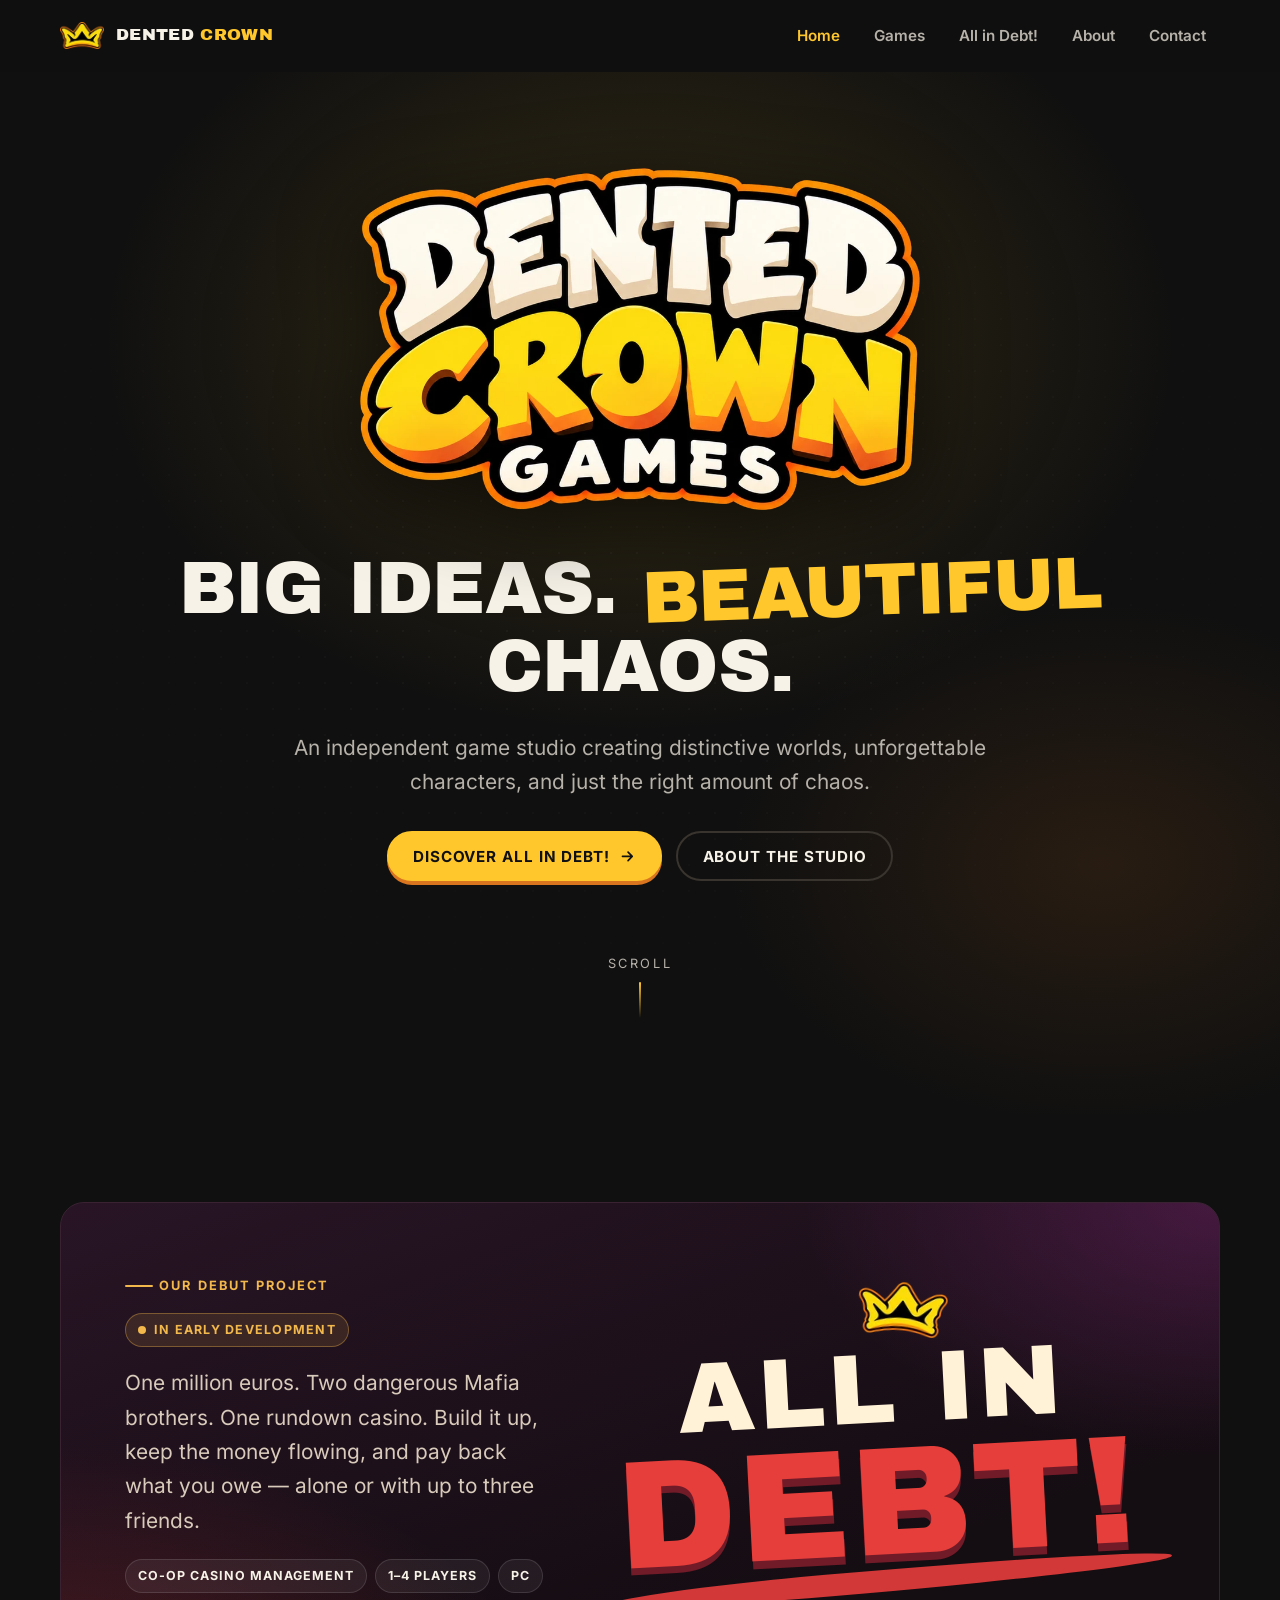
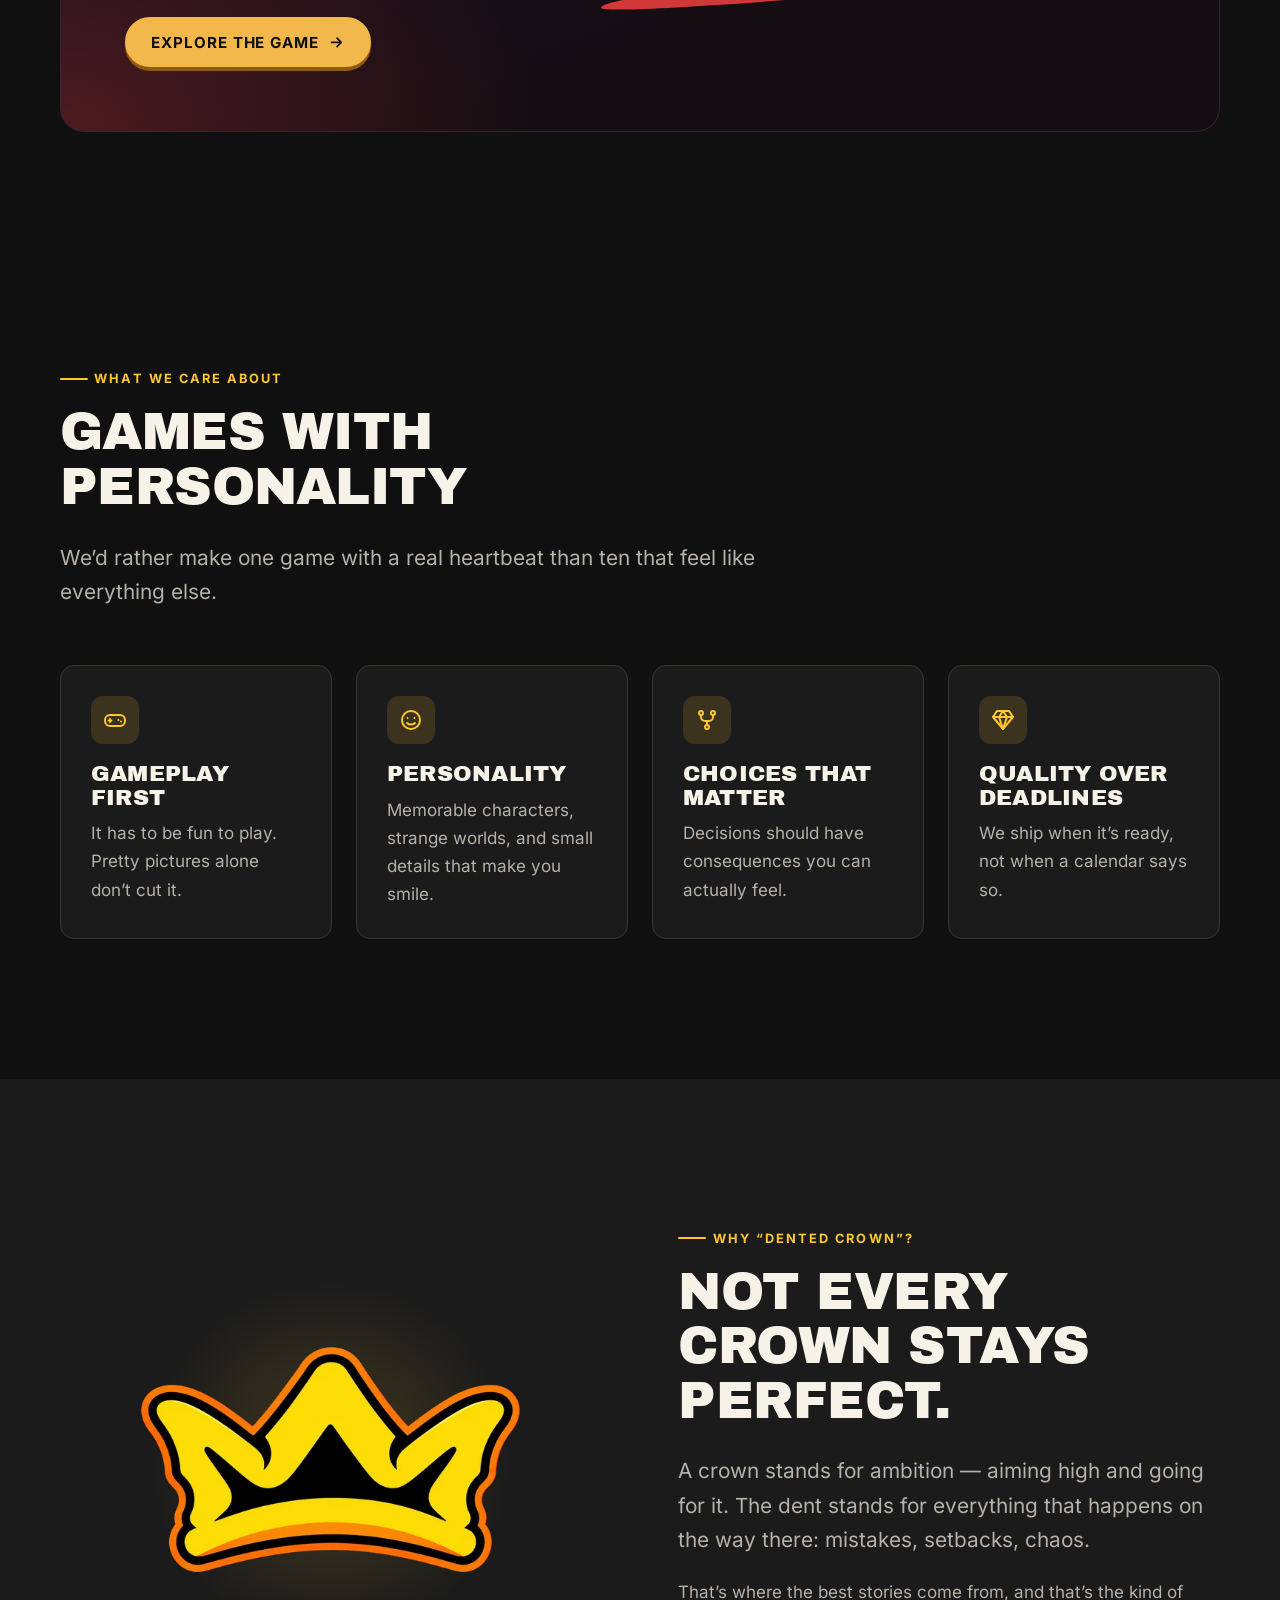
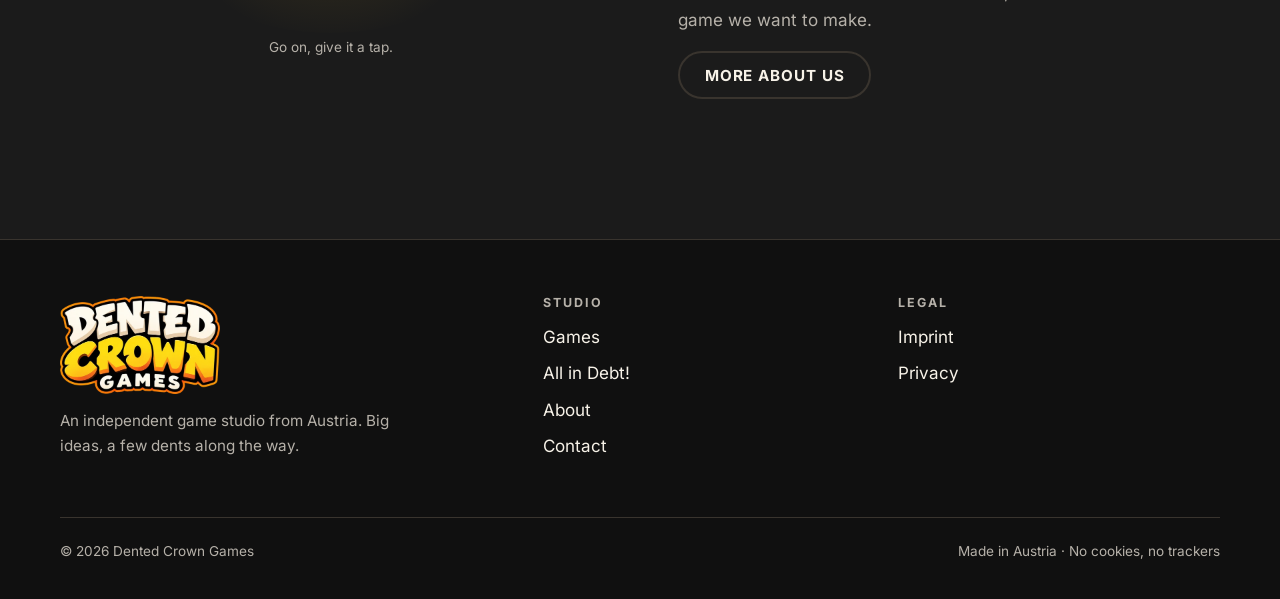
<file: index.html>
<!doctype html>
<html lang="en">
<head>
  <meta charset="utf-8">
  <meta name="viewport" content="width=device-width, initial-scale=1">
  <title>Dented Crown Games — Independent Game Studio</title>
  <meta name="description" content="Dented Crown Games is an independent game studio from Austria, currently developing All in Debt!, a co-op casino management game.">
  <link rel="canonical" href="https://dentedcrowngames.com/">
  <meta name="theme-color" content="#101010">
  <meta property="og:type" content="website">
  <meta property="og:site_name" content="Dented Crown Games">
  <meta property="og:title" content="Dented Crown Games — Independent Game Studio">
  <meta property="og:description" content="Dented Crown Games is an independent game studio from Austria, currently developing All in Debt!, a co-op casino management game.">
  <meta property="og:url" content="https://dentedcrowngames.com/">
  <meta property="og:image" content="https://dentedcrowngames.com/assets/img/og-image.png">
  <meta name="twitter:card" content="summary_large_image">
  <link rel="icon" href="/favicon.png" type="image/png">
  <link rel="apple-touch-icon" href="/assets/img/apple-touch-icon.png">
  <link rel="preload" href="/assets/fonts/archivo-black.woff2" as="font" type="font/woff2" crossorigin>
  <link rel="stylesheet" href="/assets/css/style.css">
  <script src="/assets/js/main.js" defer></script>
</head>
<body>
  <a class="skip-link" href="#main">Skip to content</a>
  <header class="site-header">
    <div class="container">
      <a class="brand" href="/" aria-label="Dented Crown Games — home">
        <img src="/assets/img/dcg-crown-96.webp" width="96" height="57" alt="">
        <span>Dented <b>Crown</b></span>
      </a>
      <button class="nav-toggle" type="button" aria-expanded="false" aria-controls="site-nav"><span></span><span class="visually-hidden">Menu</span></button>
      <nav class="nav" id="site-nav" aria-label="Main">
        <ul>
          <li><a href="/" aria-current="page">Home</a></li>
          <li><a href="/games/">Games</a></li>
          <li><a href="/games/all-in-debt/">All in Debt!</a></li>
          <li><a href="/about/">About</a></li>
          <li><a href="/contact/">Contact</a></li>
        </ul>
      </nav>
    </div>
  </header>

  <main id="main">
    <section class="hero" aria-labelledby="hero-title">
      <div class="container hero__inner">
        <img class="hero__logo" src="/assets/img/dcg-logo-960.webp" srcset="/assets/img/dcg-logo-480.webp 480w, /assets/img/dcg-logo-960.webp 960w" sizes="(max-width: 640px) 86vw, 560px" width="960" height="587" alt="Dented Crown Games" fetchpriority="high">
        <h1 id="hero-title">Big ideas. <span class="dent">Beautiful</span> chaos.</h1>
        <p class="lead">An independent game studio creating distinctive worlds, unforgettable characters, and just the right amount of chaos.</p>
        <div class="btn-row">
          <a class="btn" href="/games/all-in-debt/">Discover All in Debt! <svg viewBox="0 0 24 24" fill="none" stroke="currentColor" stroke-width="2.4" stroke-linecap="round" stroke-linejoin="round" aria-hidden="true"><path d="M5 12h14M13 6l6 6-6 6"/></svg></a>
          <a class="btn btn--ghost" href="/about/">About the studio</a>
        </div>
        <a class="scroll-cue" href="#now-building">Scroll</a>
      </div>
    </section>

    <section class="section section--tight" id="now-building" aria-labelledby="game-title">
      <div class="container">
        <div class="feature-game reveal">
          <div>
            <span class="eyebrow">Our debut project</span>
            <h2 id="game-title" class="visually-hidden">All in Debt!</h2>
            <span class="status-pill">In early development</span>
            <p class="lead" style="margin-top:1.2rem">One million euros. Two dangerous Mafia brothers. One rundown casino. Build it up, keep the money flowing, and pay back what you owe &mdash; alone or with up to three friends.</p>
            <ul class="tags">
              <li>Co-op casino management</li>
              <li>1&ndash;4 players</li>
              <li>PC</li>
            </ul>
            <a class="btn" href="/games/all-in-debt/">Explore the game <svg viewBox="0 0 24 24" fill="none" stroke="currentColor" stroke-width="2.4" stroke-linecap="round" stroke-linejoin="round" aria-hidden="true"><path d="M5 12h14M13 6l6 6-6 6"/></svg></a>
          </div>
          <span class="aid-logo" role="img" aria-label="All in Debt!"><img class="mini-crown" src="/assets/img/dcg-crown-96.webp" width="96" height="57" alt=""><span class="l1" aria-hidden="true">All in</span><span class="l2" aria-hidden="true">Debt!</span></span>
        </div>
      </div>
    </section>

    <section class="section" aria-labelledby="values-title">
      <div class="container">
        <div class="section-head reveal">
          <span class="eyebrow">What we care about</span>
          <h2 id="values-title">Games with personality</h2>
          <p class="lead">We&rsquo;d rather make one game with a real heartbeat than ten that feel like everything else.</p>
        </div>
        <div class="grid grid--4">
          <article class="card reveal">
            <div class="icon"><svg viewBox="0 0 24 24" fill="none" stroke="currentColor" stroke-width="2" stroke-linecap="round" stroke-linejoin="round" aria-hidden="true"><rect x="2" y="7" width="20" height="11" rx="5"/><path d="M7 11v3M5.5 12.5h3M15.5 12h.01M18 13.5h.01"/></svg></div>
            <h3>Gameplay first</h3>
            <p>It has to be fun to play. Pretty pictures alone don&rsquo;t cut it.</p>
          </article>
          <article class="card reveal">
            <div class="icon"><svg viewBox="0 0 24 24" fill="none" stroke="currentColor" stroke-width="2" stroke-linecap="round" stroke-linejoin="round" aria-hidden="true"><circle cx="12" cy="12" r="9"/><path d="M8.5 10h.01M15.5 10h.01M8 15c1.2 1.2 2.5 1.6 4 1.6s2.8-.4 4-1.6"/></svg></div>
            <h3>Personality</h3>
            <p>Memorable characters, strange worlds, and small details that make you smile.</p>
          </article>
          <article class="card reveal">
            <div class="icon"><svg viewBox="0 0 24 24" fill="none" stroke="currentColor" stroke-width="2" stroke-linecap="round" stroke-linejoin="round" aria-hidden="true"><circle cx="6" cy="5" r="2"/><circle cx="18" cy="5" r="2"/><circle cx="12" cy="19" r="2"/><path d="M6 7v2a4 4 0 0 0 4 4h4a4 4 0 0 0 4-4V7M12 13v4"/></svg></div>
            <h3>Choices that matter</h3>
            <p>Decisions should have consequences you can actually feel.</p>
          </article>
          <article class="card reveal">
            <div class="icon"><svg viewBox="0 0 24 24" fill="none" stroke="currentColor" stroke-width="2" stroke-linecap="round" stroke-linejoin="round" aria-hidden="true"><path d="M6 3h12l4 6-10 12L2 9z"/><path d="M2 9h20M12 21 8 9l4-6 4 6z"/></svg></div>
            <h3>Quality over deadlines</h3>
            <p>We ship when it&rsquo;s ready, not when a calendar says so.</p>
          </article>
        </div>
      </div>
    </section>

    <section class="section section--alt" aria-labelledby="crown-title">
      <div class="container split">
        <figure class="crown-stage reveal" style="margin:0">
          <img class="crown" src="/assets/img/dcg-crown-512.webp" width="512" height="304" alt="The Dented Crown logo" tabindex="0" role="button" aria-label="Bonk the crown">
          <figcaption>Go on, give it a tap.</figcaption>
        </figure>
        <div class="reveal">
          <span class="eyebrow">Why &ldquo;Dented Crown&rdquo;?</span>
          <h2 id="crown-title">Not every crown stays perfect.</h2>
          <p class="lead">A crown stands for ambition &mdash; aiming high and going for it. The dent stands for everything that happens on the way there: mistakes, setbacks, chaos.</p>
          <p class="muted">That&rsquo;s where the best stories come from, and that&rsquo;s the kind of game we want to make.</p>
          <a class="btn btn--ghost" href="/about/">More about us</a>
        </div>
      </div>
    </section>

  </main>

  <footer class="site-footer">
    <div class="container">
      <div class="footer-grid">
        <div class="footer-brand">
          <img src="/assets/img/dcg-logo-480.webp" width="480" height="293" alt="Dented Crown Games" loading="lazy">
          <p>An independent game studio from Austria. Big ideas, a few dents along the way.</p>
        </div>
        <div class="footer-col">
          <h2>Studio</h2>
          <ul>
            <li><a href="/games/">Games</a></li>
            <li><a href="/games/all-in-debt/">All in Debt!</a></li>
            <li><a href="/about/">About</a></li>
            <li><a href="/contact/">Contact</a></li>
          </ul>
        </div>
        <div class="footer-col">
          <h2>Legal</h2>
          <ul>
            <li><a href="/imprint/">Imprint</a></li>
            <li><a href="/privacy/">Privacy</a></li>
          </ul>
        </div>
      </div>
      <div class="footer-bottom">
        <span>&copy; 2026 Dented Crown Games</span>
        <span>Made in Austria &middot; No cookies, no trackers</span>
      </div>
    </div>
  </footer>
</body>
</html>
</file>
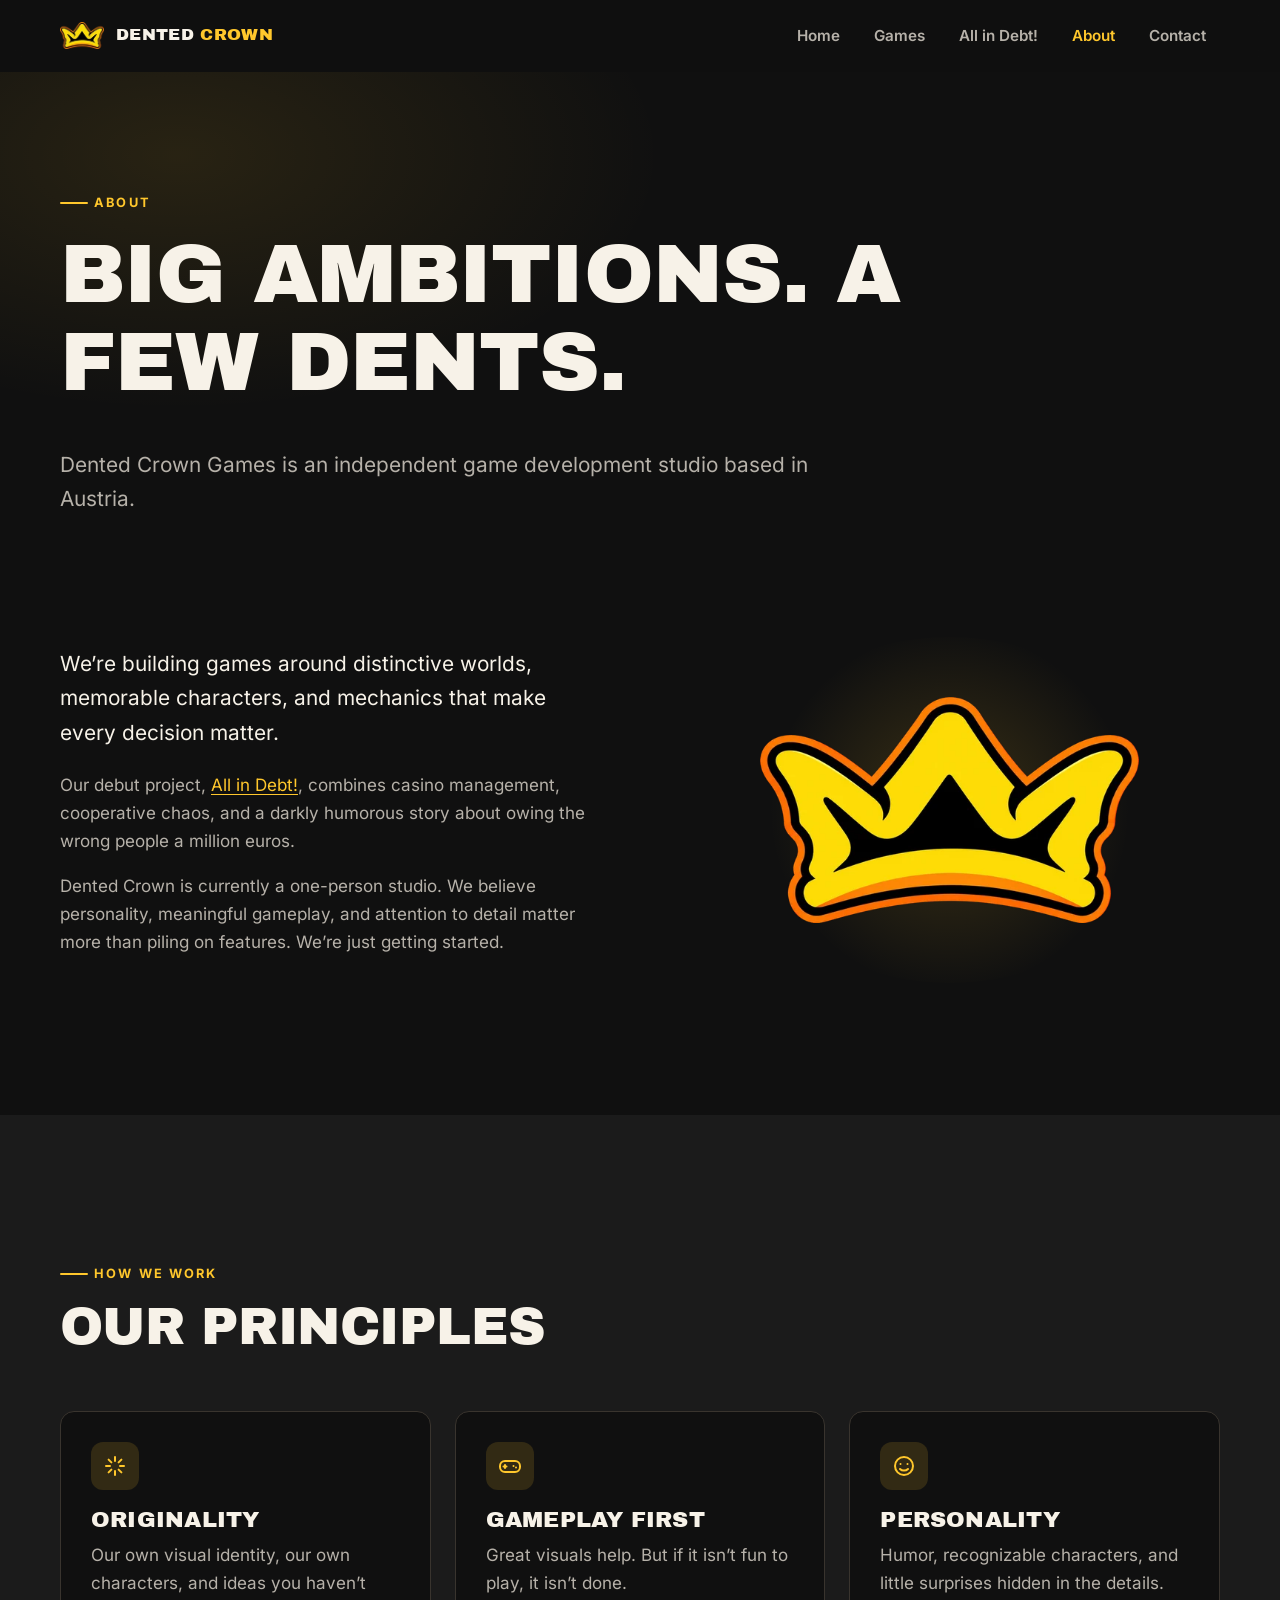
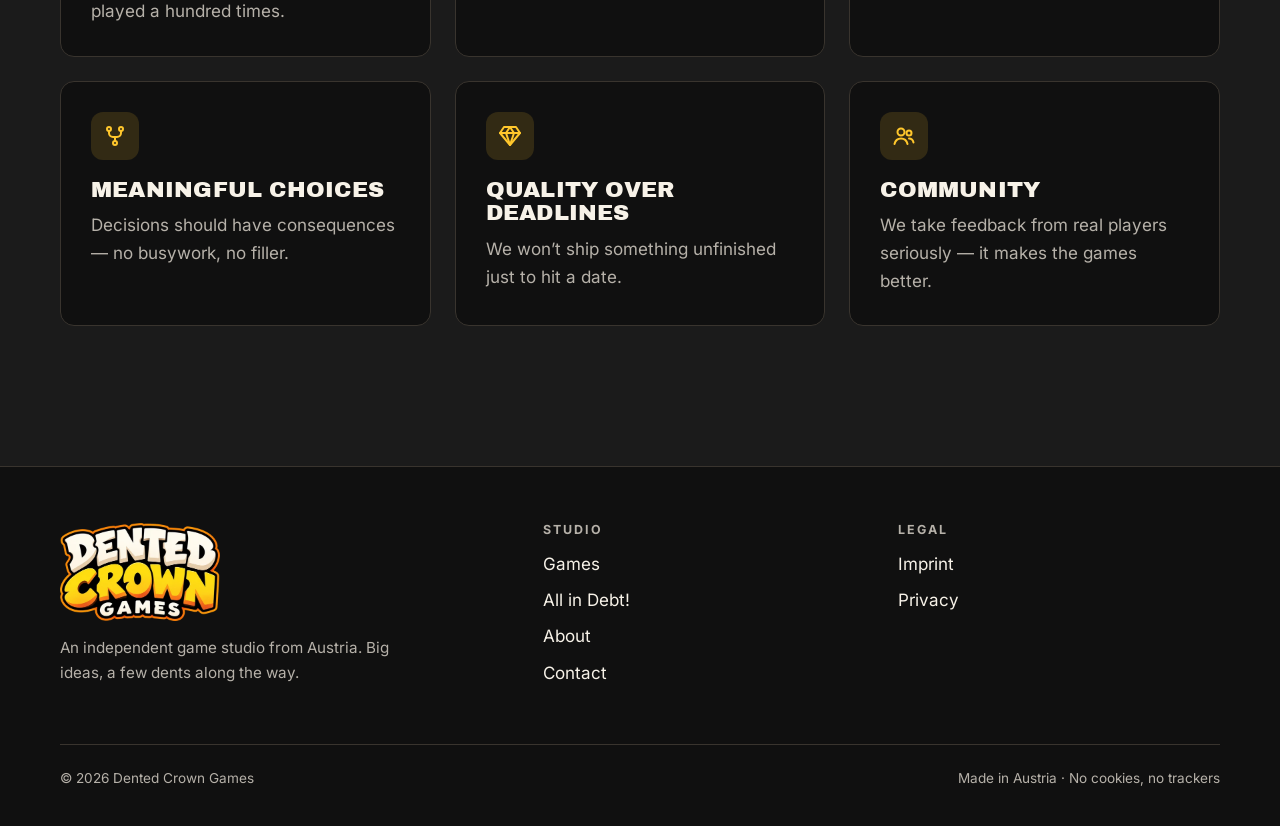
<file: about/index.html>
<!doctype html>
<html lang="en">
<head>
  <meta charset="utf-8">
  <meta name="viewport" content="width=device-width, initial-scale=1">
  <title>About — Dented Crown Games</title>
  <meta name="description" content="Dented Crown Games is an independent game development studio based in Austria.">
  <link rel="canonical" href="https://dentedcrowngames.com/about/">
  <meta name="theme-color" content="#101010">
  <meta property="og:type" content="website">
  <meta property="og:site_name" content="Dented Crown Games">
  <meta property="og:title" content="About — Dented Crown Games">
  <meta property="og:description" content="Dented Crown Games is an independent game development studio based in Austria.">
  <meta property="og:url" content="https://dentedcrowngames.com/about/">
  <meta property="og:image" content="https://dentedcrowngames.com/assets/img/og-image.png">
  <meta name="twitter:card" content="summary_large_image">
  <link rel="icon" href="/favicon.png" type="image/png">
  <link rel="apple-touch-icon" href="/assets/img/apple-touch-icon.png">
  <link rel="preload" href="/assets/fonts/archivo-black.woff2" as="font" type="font/woff2" crossorigin>
  <link rel="stylesheet" href="/assets/css/style.css">
  <script src="/assets/js/main.js" defer></script>
</head>
<body>
  <a class="skip-link" href="#main">Skip to content</a>
  <header class="site-header">
    <div class="container">
      <a class="brand" href="/" aria-label="Dented Crown Games — home">
        <img src="/assets/img/dcg-crown-96.webp" width="96" height="57" alt="">
        <span>Dented <b>Crown</b></span>
      </a>
      <button class="nav-toggle" type="button" aria-expanded="false" aria-controls="site-nav"><span></span><span class="visually-hidden">Menu</span></button>
      <nav class="nav" id="site-nav" aria-label="Main">
        <ul>
          <li><a href="/">Home</a></li>
          <li><a href="/games/">Games</a></li>
          <li><a href="/games/all-in-debt/">All in Debt!</a></li>
          <li><a href="/about/" aria-current="page">About</a></li>
          <li><a href="/contact/">Contact</a></li>
        </ul>
      </nav>
    </div>
  </header>

  <main id="main">
    <section class="page-hero">
      <div class="container">
        <span class="eyebrow">About</span>
        <h1>Big ambitions. A few dents.</h1>
        <p class="lead">Dented Crown Games is an independent game development studio based in Austria.</p>
      </div>
    </section>

    <section class="section section--tight" style="padding-top:0">
      <div class="container split">
        <div class="reveal">
          <p class="lead" style="color:var(--text)">We&rsquo;re building games around distinctive worlds, memorable characters, and mechanics that make every decision matter.</p>
          <p class="muted">Our debut project, <a href="/games/all-in-debt/">All in Debt!</a>, combines casino management, cooperative chaos, and a darkly humorous story about owing the wrong people a million euros.</p>
          <p class="muted">Dented Crown is currently a one-person studio. We believe personality, meaningful gameplay, and attention to detail matter more than piling on features. We&rsquo;re just getting started.</p>
        </div>
        <figure class="crown-stage reveal" style="margin:0">
          <img class="crown" src="/assets/img/dcg-crown-512.webp" width="512" height="304" alt="The Dented Crown logo" tabindex="0" role="button" aria-label="Bonk the crown">
        </figure>
      </div>
    </section>

    <section class="section section--alt" aria-labelledby="principles-title">
      <div class="container">
        <div class="section-head reveal">
          <span class="eyebrow">How we work</span>
          <h2 id="principles-title">Our principles</h2>
        </div>
        <div class="grid grid--3">
          <article class="card reveal">
            <div class="icon"><svg viewBox="0 0 24 24" fill="none" stroke="currentColor" stroke-width="2" stroke-linecap="round" stroke-linejoin="round" aria-hidden="true"><path d="M12 3v4M12 17v4M3 12h4M17 12h4M5.6 5.6l2.8 2.8M15.6 15.6l2.8 2.8M5.6 18.4l2.8-2.8M15.6 8.4l2.8-2.8"/></svg></div>
            <h3>Originality</h3>
            <p>Our own visual identity, our own characters, and ideas you haven&rsquo;t played a hundred times.</p>
          </article>
          <article class="card reveal">
            <div class="icon"><svg viewBox="0 0 24 24" fill="none" stroke="currentColor" stroke-width="2" stroke-linecap="round" stroke-linejoin="round" aria-hidden="true"><rect x="2" y="7" width="20" height="11" rx="5"/><path d="M7 11v3M5.5 12.5h3M15.5 12h.01M18 13.5h.01"/></svg></div>
            <h3>Gameplay first</h3>
            <p>Great visuals help. But if it isn&rsquo;t fun to play, it isn&rsquo;t done.</p>
          </article>
          <article class="card reveal">
            <div class="icon"><svg viewBox="0 0 24 24" fill="none" stroke="currentColor" stroke-width="2" stroke-linecap="round" stroke-linejoin="round" aria-hidden="true"><circle cx="12" cy="12" r="9"/><path d="M8.5 10h.01M15.5 10h.01M8 15c1.2 1.2 2.5 1.6 4 1.6s2.8-.4 4-1.6"/></svg></div>
            <h3>Personality</h3>
            <p>Humor, recognizable characters, and little surprises hidden in the details.</p>
          </article>
          <article class="card reveal">
            <div class="icon"><svg viewBox="0 0 24 24" fill="none" stroke="currentColor" stroke-width="2" stroke-linecap="round" stroke-linejoin="round" aria-hidden="true"><circle cx="6" cy="5" r="2"/><circle cx="18" cy="5" r="2"/><circle cx="12" cy="19" r="2"/><path d="M6 7v2a4 4 0 0 0 4 4h4a4 4 0 0 0 4-4V7M12 13v4"/></svg></div>
            <h3>Meaningful choices</h3>
            <p>Decisions should have consequences &mdash; no busywork, no filler.</p>
          </article>
          <article class="card reveal">
            <div class="icon"><svg viewBox="0 0 24 24" fill="none" stroke="currentColor" stroke-width="2" stroke-linecap="round" stroke-linejoin="round" aria-hidden="true"><path d="M6 3h12l4 6-10 12L2 9z"/><path d="M2 9h20M12 21 8 9l4-6 4 6z"/></svg></div>
            <h3>Quality over deadlines</h3>
            <p>We won&rsquo;t ship something unfinished just to hit a date.</p>
          </article>
          <article class="card reveal">
            <div class="icon"><svg viewBox="0 0 24 24" fill="none" stroke="currentColor" stroke-width="2" stroke-linecap="round" stroke-linejoin="round" aria-hidden="true"><circle cx="9" cy="8" r="3.5"/><path d="M2.5 20c.8-3.5 3.4-5.5 6.5-5.5s5.7 2 6.5 5.5"/><circle cx="17" cy="9" r="2.5"/><path d="M17 14.5c2.4 0 4 1.5 4.5 4"/></svg></div>
            <h3>Community</h3>
            <p>We take feedback from real players seriously &mdash; it makes the games better.</p>
          </article>
        </div>
      </div>
    </section>

  </main>

  <footer class="site-footer">
    <div class="container">
      <div class="footer-grid">
        <div class="footer-brand">
          <img src="/assets/img/dcg-logo-480.webp" width="480" height="293" alt="Dented Crown Games" loading="lazy">
          <p>An independent game studio from Austria. Big ideas, a few dents along the way.</p>
        </div>
        <div class="footer-col">
          <h2>Studio</h2>
          <ul>
            <li><a href="/games/">Games</a></li>
            <li><a href="/games/all-in-debt/">All in Debt!</a></li>
            <li><a href="/about/">About</a></li>
            <li><a href="/contact/">Contact</a></li>
          </ul>
        </div>
        <div class="footer-col">
          <h2>Legal</h2>
          <ul>
            <li><a href="/imprint/">Imprint</a></li>
            <li><a href="/privacy/">Privacy</a></li>
          </ul>
        </div>
      </div>
      <div class="footer-bottom">
        <span>&copy; 2026 Dented Crown Games</span>
        <span>Made in Austria &middot; No cookies, no trackers</span>
      </div>
    </div>
  </footer>
</body>
</html>
</file>
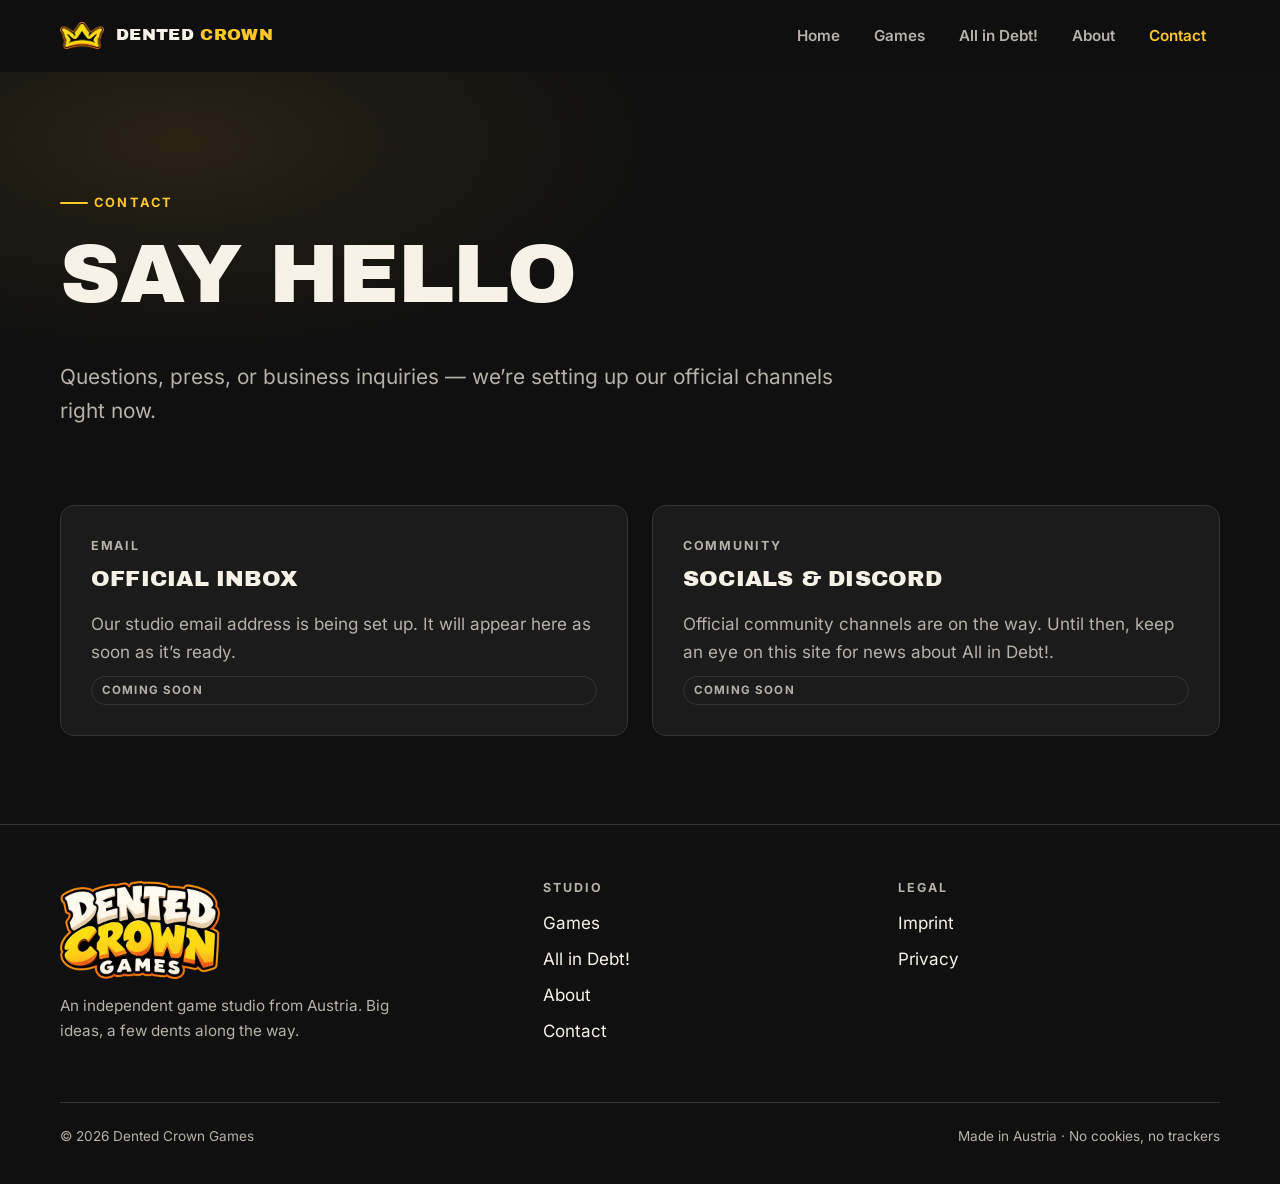
<file: contact/index.html>
<!doctype html>
<html lang="en">
<head>
  <meta charset="utf-8">
  <meta name="viewport" content="width=device-width, initial-scale=1">
  <title>Contact — Dented Crown Games</title>
  <meta name="description" content="How to get in touch with Dented Crown Games.">
  <link rel="canonical" href="https://dentedcrowngames.com/contact/">
  <meta name="theme-color" content="#101010">
  <meta property="og:type" content="website">
  <meta property="og:site_name" content="Dented Crown Games">
  <meta property="og:title" content="Contact — Dented Crown Games">
  <meta property="og:description" content="How to get in touch with Dented Crown Games.">
  <meta property="og:url" content="https://dentedcrowngames.com/contact/">
  <meta property="og:image" content="https://dentedcrowngames.com/assets/img/og-image.png">
  <meta name="twitter:card" content="summary_large_image">
  <link rel="icon" href="/favicon.png" type="image/png">
  <link rel="apple-touch-icon" href="/assets/img/apple-touch-icon.png">
  <link rel="preload" href="/assets/fonts/archivo-black.woff2" as="font" type="font/woff2" crossorigin>
  <link rel="stylesheet" href="/assets/css/style.css">
  <script src="/assets/js/main.js" defer></script>
</head>
<body>
  <a class="skip-link" href="#main">Skip to content</a>
  <header class="site-header">
    <div class="container">
      <a class="brand" href="/" aria-label="Dented Crown Games — home">
        <img src="/assets/img/dcg-crown-96.webp" width="96" height="57" alt="">
        <span>Dented <b>Crown</b></span>
      </a>
      <button class="nav-toggle" type="button" aria-expanded="false" aria-controls="site-nav"><span></span><span class="visually-hidden">Menu</span></button>
      <nav class="nav" id="site-nav" aria-label="Main">
        <ul>
          <li><a href="/">Home</a></li>
          <li><a href="/games/">Games</a></li>
          <li><a href="/games/all-in-debt/">All in Debt!</a></li>
          <li><a href="/about/">About</a></li>
          <li><a href="/contact/" aria-current="page">Contact</a></li>
        </ul>
      </nav>
    </div>
  </header>

  <main id="main">
    <section class="page-hero">
      <div class="container">
        <span class="eyebrow">Contact</span>
        <h1>Say hello</h1>
        <p class="lead">Questions, press, or business inquiries &mdash; we&rsquo;re setting up our official channels right now.</p>
      </div>
    </section>
    <section class="section section--tight" style="padding-top:0">
      <div class="container">
        <div class="grid grid--2">
          <article class="card contact-card reveal">
            <span class="label">Email</span>
            <h3>Official inbox</h3>
            <p>Our studio email address is being set up. It will appear here as soon as it&rsquo;s ready.</p>
            <span class="soon">Coming soon</span>
          </article>
          <article class="card contact-card reveal">
            <span class="label">Community</span>
            <h3>Socials &amp; Discord</h3>
            <p>Official community channels are on the way. Until then, keep an eye on this site for news about All in Debt!.</p>
            <span class="soon">Coming soon</span>
          </article>
        </div>
      </div>
    </section>

  </main>

  <footer class="site-footer">
    <div class="container">
      <div class="footer-grid">
        <div class="footer-brand">
          <img src="/assets/img/dcg-logo-480.webp" width="480" height="293" alt="Dented Crown Games" loading="lazy">
          <p>An independent game studio from Austria. Big ideas, a few dents along the way.</p>
        </div>
        <div class="footer-col">
          <h2>Studio</h2>
          <ul>
            <li><a href="/games/">Games</a></li>
            <li><a href="/games/all-in-debt/">All in Debt!</a></li>
            <li><a href="/about/">About</a></li>
            <li><a href="/contact/">Contact</a></li>
          </ul>
        </div>
        <div class="footer-col">
          <h2>Legal</h2>
          <ul>
            <li><a href="/imprint/">Imprint</a></li>
            <li><a href="/privacy/">Privacy</a></li>
          </ul>
        </div>
      </div>
      <div class="footer-bottom">
        <span>&copy; 2026 Dented Crown Games</span>
        <span>Made in Austria &middot; No cookies, no trackers</span>
      </div>
    </div>
  </footer>
</body>
</html>
</file>
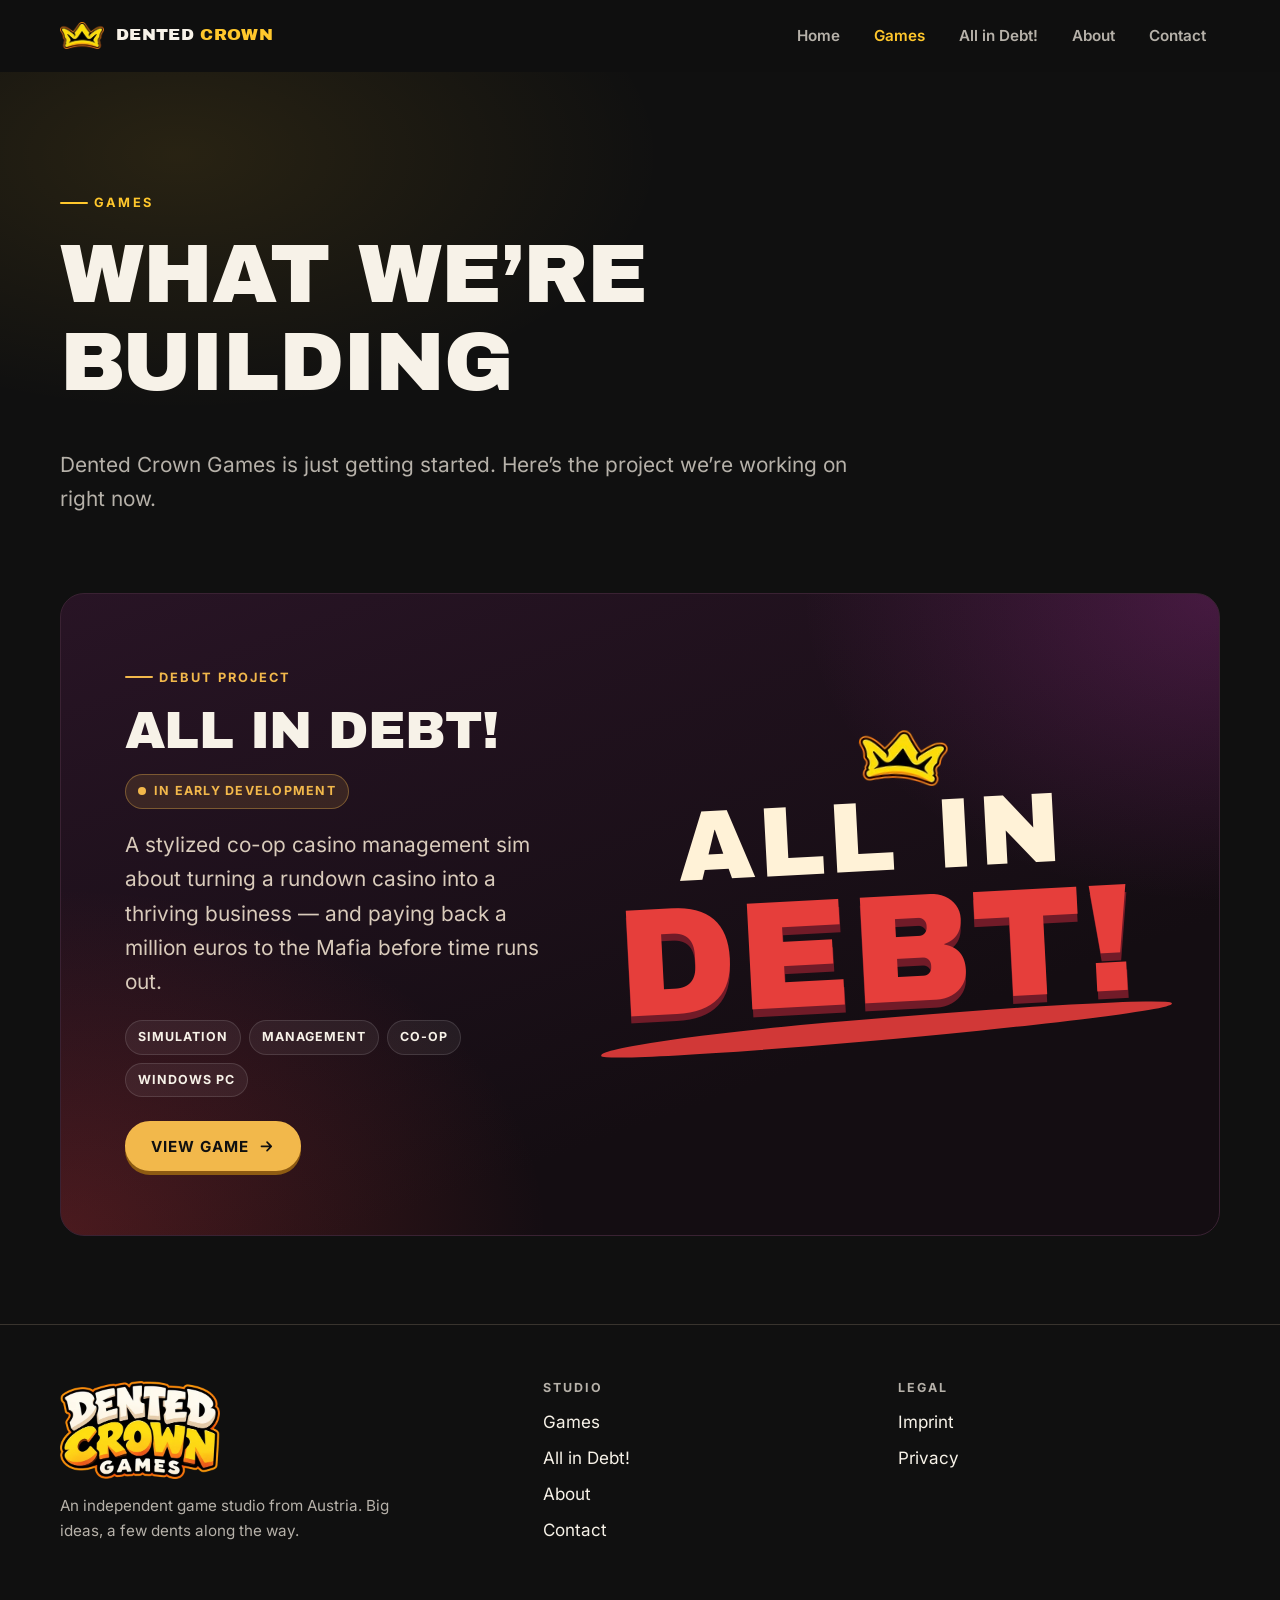
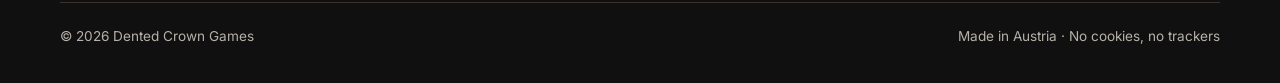
<file: games/index.html>
<!doctype html>
<html lang="en">
<head>
  <meta charset="utf-8">
  <meta name="viewport" content="width=device-width, initial-scale=1">
  <title>Games — Dented Crown Games</title>
  <meta name="description" content="Games by Dented Crown Games, including our debut project All in Debt!.">
  <link rel="canonical" href="https://dentedcrowngames.com/games/">
  <meta name="theme-color" content="#101010">
  <meta property="og:type" content="website">
  <meta property="og:site_name" content="Dented Crown Games">
  <meta property="og:title" content="Games — Dented Crown Games">
  <meta property="og:description" content="Games by Dented Crown Games, including our debut project All in Debt!.">
  <meta property="og:url" content="https://dentedcrowngames.com/games/">
  <meta property="og:image" content="https://dentedcrowngames.com/assets/img/og-image.png">
  <meta name="twitter:card" content="summary_large_image">
  <link rel="icon" href="/favicon.png" type="image/png">
  <link rel="apple-touch-icon" href="/assets/img/apple-touch-icon.png">
  <link rel="preload" href="/assets/fonts/archivo-black.woff2" as="font" type="font/woff2" crossorigin>
  <link rel="stylesheet" href="/assets/css/style.css">
  <script src="/assets/js/main.js" defer></script>
</head>
<body>
  <a class="skip-link" href="#main">Skip to content</a>
  <header class="site-header">
    <div class="container">
      <a class="brand" href="/" aria-label="Dented Crown Games — home">
        <img src="/assets/img/dcg-crown-96.webp" width="96" height="57" alt="">
        <span>Dented <b>Crown</b></span>
      </a>
      <button class="nav-toggle" type="button" aria-expanded="false" aria-controls="site-nav"><span></span><span class="visually-hidden">Menu</span></button>
      <nav class="nav" id="site-nav" aria-label="Main">
        <ul>
          <li><a href="/">Home</a></li>
          <li><a href="/games/" aria-current="page">Games</a></li>
          <li><a href="/games/all-in-debt/">All in Debt!</a></li>
          <li><a href="/about/">About</a></li>
          <li><a href="/contact/">Contact</a></li>
        </ul>
      </nav>
    </div>
  </header>

  <main id="main">
    <section class="page-hero">
      <div class="container">
        <span class="eyebrow">Games</span>
        <h1>What we&rsquo;re building</h1>
        <p class="lead">Dented Crown Games is just getting started. Here&rsquo;s the project we&rsquo;re working on right now.</p>
      </div>
    </section>
    <section class="section section--tight" style="padding-top:0">
      <div class="container">
        <div class="feature-game reveal">
          <div>
            <span class="eyebrow">Debut project</span>
            <h2>All in Debt!</h2>
            <span class="status-pill">In early development</span>
            <p class="lead" style="margin-top:1.2rem">A stylized co-op casino management sim about turning a rundown casino into a thriving business &mdash; and paying back a million euros to the Mafia before time runs out.</p>
            <ul class="tags">
              <li>Simulation</li>
              <li>Management</li>
              <li>Co-op</li>
              <li>Windows PC</li>
            </ul>
            <a class="btn" href="/games/all-in-debt/">View game <svg viewBox="0 0 24 24" fill="none" stroke="currentColor" stroke-width="2.4" stroke-linecap="round" stroke-linejoin="round" aria-hidden="true"><path d="M5 12h14M13 6l6 6-6 6"/></svg></a>
          </div>
          <span class="aid-logo" role="img" aria-label="All in Debt!"><img class="mini-crown" src="/assets/img/dcg-crown-96.webp" width="96" height="57" alt=""><span class="l1" aria-hidden="true">All in</span><span class="l2" aria-hidden="true">Debt!</span></span>
        </div>
      </div>
    </section>

  </main>

  <footer class="site-footer">
    <div class="container">
      <div class="footer-grid">
        <div class="footer-brand">
          <img src="/assets/img/dcg-logo-480.webp" width="480" height="293" alt="Dented Crown Games" loading="lazy">
          <p>An independent game studio from Austria. Big ideas, a few dents along the way.</p>
        </div>
        <div class="footer-col">
          <h2>Studio</h2>
          <ul>
            <li><a href="/games/">Games</a></li>
            <li><a href="/games/all-in-debt/">All in Debt!</a></li>
            <li><a href="/about/">About</a></li>
            <li><a href="/contact/">Contact</a></li>
          </ul>
        </div>
        <div class="footer-col">
          <h2>Legal</h2>
          <ul>
            <li><a href="/imprint/">Imprint</a></li>
            <li><a href="/privacy/">Privacy</a></li>
          </ul>
        </div>
      </div>
      <div class="footer-bottom">
        <span>&copy; 2026 Dented Crown Games</span>
        <span>Made in Austria &middot; No cookies, no trackers</span>
      </div>
    </div>
  </footer>
</body>
</html>
</file>
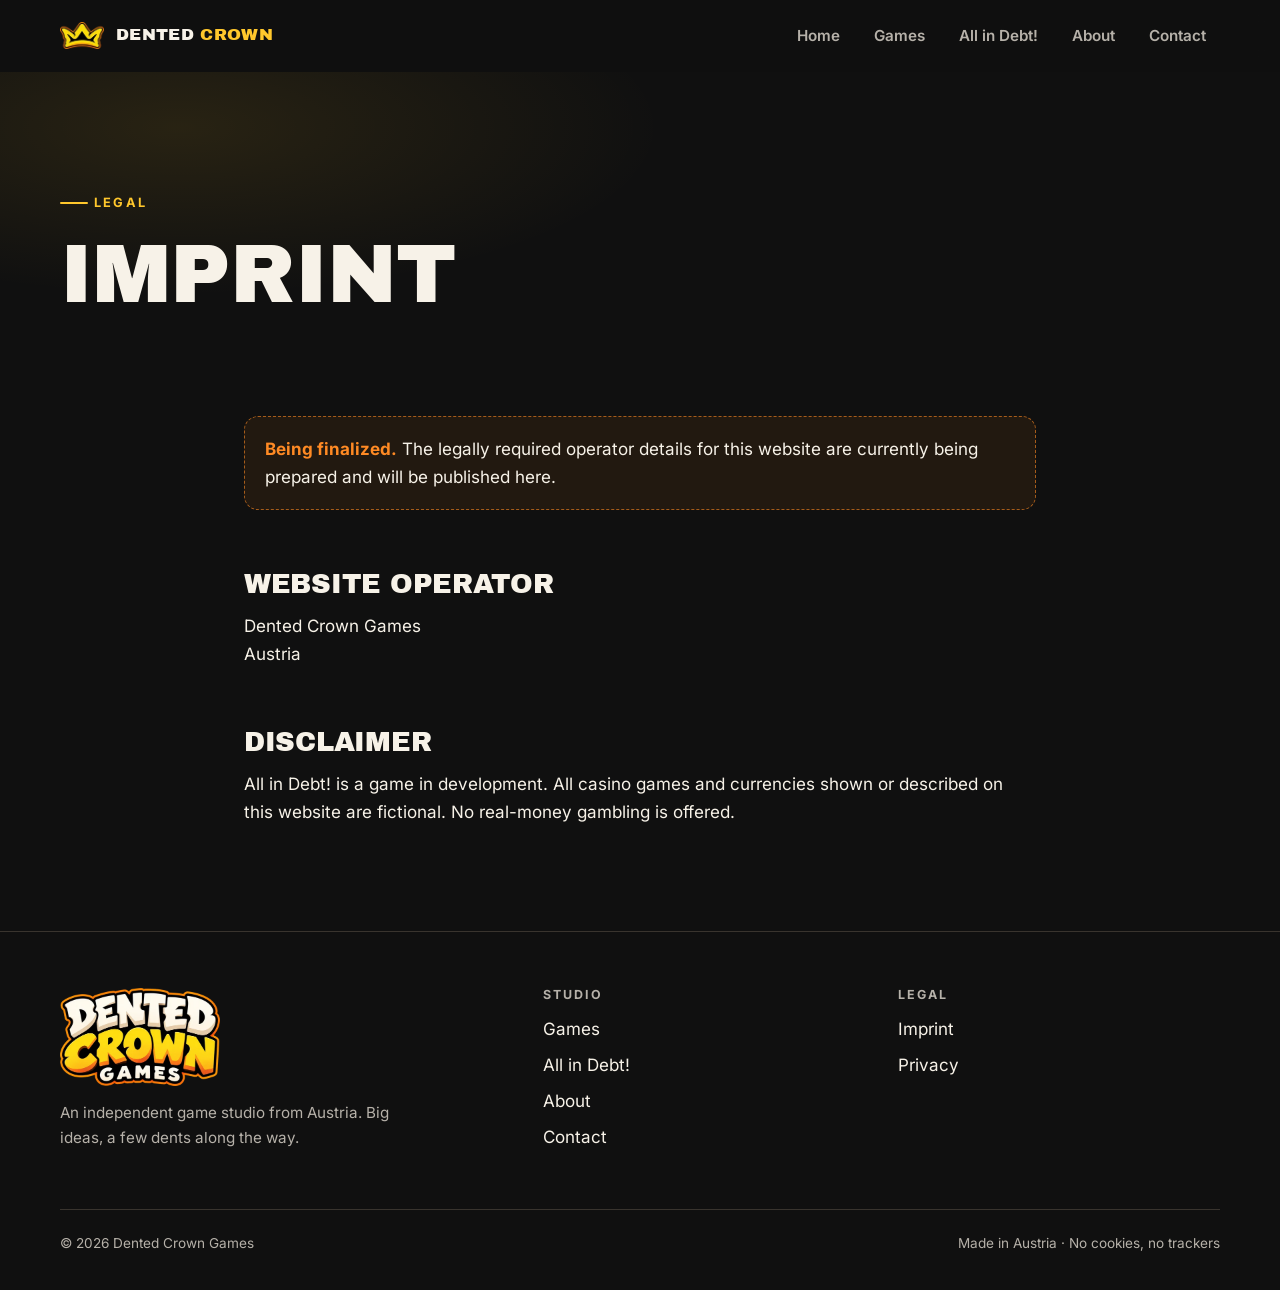
<file: imprint/index.html>
<!doctype html>
<html lang="en">
<head>
  <meta charset="utf-8">
  <meta name="viewport" content="width=device-width, initial-scale=1">
  <title>Imprint — Dented Crown Games</title>
  <meta name="description" content="Imprint and legal notice for dentedcrowngames.com.">
  <link rel="canonical" href="https://dentedcrowngames.com/imprint/">
  <meta name="theme-color" content="#101010">
  <meta property="og:type" content="website">
  <meta property="og:site_name" content="Dented Crown Games">
  <meta property="og:title" content="Imprint — Dented Crown Games">
  <meta property="og:description" content="Imprint and legal notice for dentedcrowngames.com.">
  <meta property="og:url" content="https://dentedcrowngames.com/imprint/">
  <meta property="og:image" content="https://dentedcrowngames.com/assets/img/og-image.png">
  <meta name="twitter:card" content="summary_large_image">
  <link rel="icon" href="/favicon.png" type="image/png">
  <link rel="apple-touch-icon" href="/assets/img/apple-touch-icon.png">
  <link rel="preload" href="/assets/fonts/archivo-black.woff2" as="font" type="font/woff2" crossorigin>
  <link rel="stylesheet" href="/assets/css/style.css">
  <script src="/assets/js/main.js" defer></script>
</head>
<body>
  <a class="skip-link" href="#main">Skip to content</a>
  <header class="site-header">
    <div class="container">
      <a class="brand" href="/" aria-label="Dented Crown Games — home">
        <img src="/assets/img/dcg-crown-96.webp" width="96" height="57" alt="">
        <span>Dented <b>Crown</b></span>
      </a>
      <button class="nav-toggle" type="button" aria-expanded="false" aria-controls="site-nav"><span></span><span class="visually-hidden">Menu</span></button>
      <nav class="nav" id="site-nav" aria-label="Main">
        <ul>
          <li><a href="/">Home</a></li>
          <li><a href="/games/">Games</a></li>
          <li><a href="/games/all-in-debt/">All in Debt!</a></li>
          <li><a href="/about/">About</a></li>
          <li><a href="/contact/">Contact</a></li>
        </ul>
      </nav>
    </div>
  </header>

  <main id="main">
    <section class="page-hero">
      <div class="container">
        <span class="eyebrow">Legal</span>
        <h1>Imprint</h1>
      </div>
    </section>
    <section class="section section--tight" style="padding-top:0">
      <div class="container prose">
        <div class="notice"><strong>Being finalized.</strong> The legally required operator details for this website are currently being prepared and will be published here.</div>
        <h2>Website operator</h2>
        <p>Dented Crown Games<br>Austria</p>
        <h2>Disclaimer</h2>
        <p>All in Debt! is a game in development. All casino games and currencies shown or described on this website are fictional. No real-money gambling is offered.</p>
      </div>
    </section>

  </main>

  <footer class="site-footer">
    <div class="container">
      <div class="footer-grid">
        <div class="footer-brand">
          <img src="/assets/img/dcg-logo-480.webp" width="480" height="293" alt="Dented Crown Games" loading="lazy">
          <p>An independent game studio from Austria. Big ideas, a few dents along the way.</p>
        </div>
        <div class="footer-col">
          <h2>Studio</h2>
          <ul>
            <li><a href="/games/">Games</a></li>
            <li><a href="/games/all-in-debt/">All in Debt!</a></li>
            <li><a href="/about/">About</a></li>
            <li><a href="/contact/">Contact</a></li>
          </ul>
        </div>
        <div class="footer-col">
          <h2>Legal</h2>
          <ul>
            <li><a href="/imprint/">Imprint</a></li>
            <li><a href="/privacy/">Privacy</a></li>
          </ul>
        </div>
      </div>
      <div class="footer-bottom">
        <span>&copy; 2026 Dented Crown Games</span>
        <span>Made in Austria &middot; No cookies, no trackers</span>
      </div>
    </div>
  </footer>
</body>
</html>
</file>
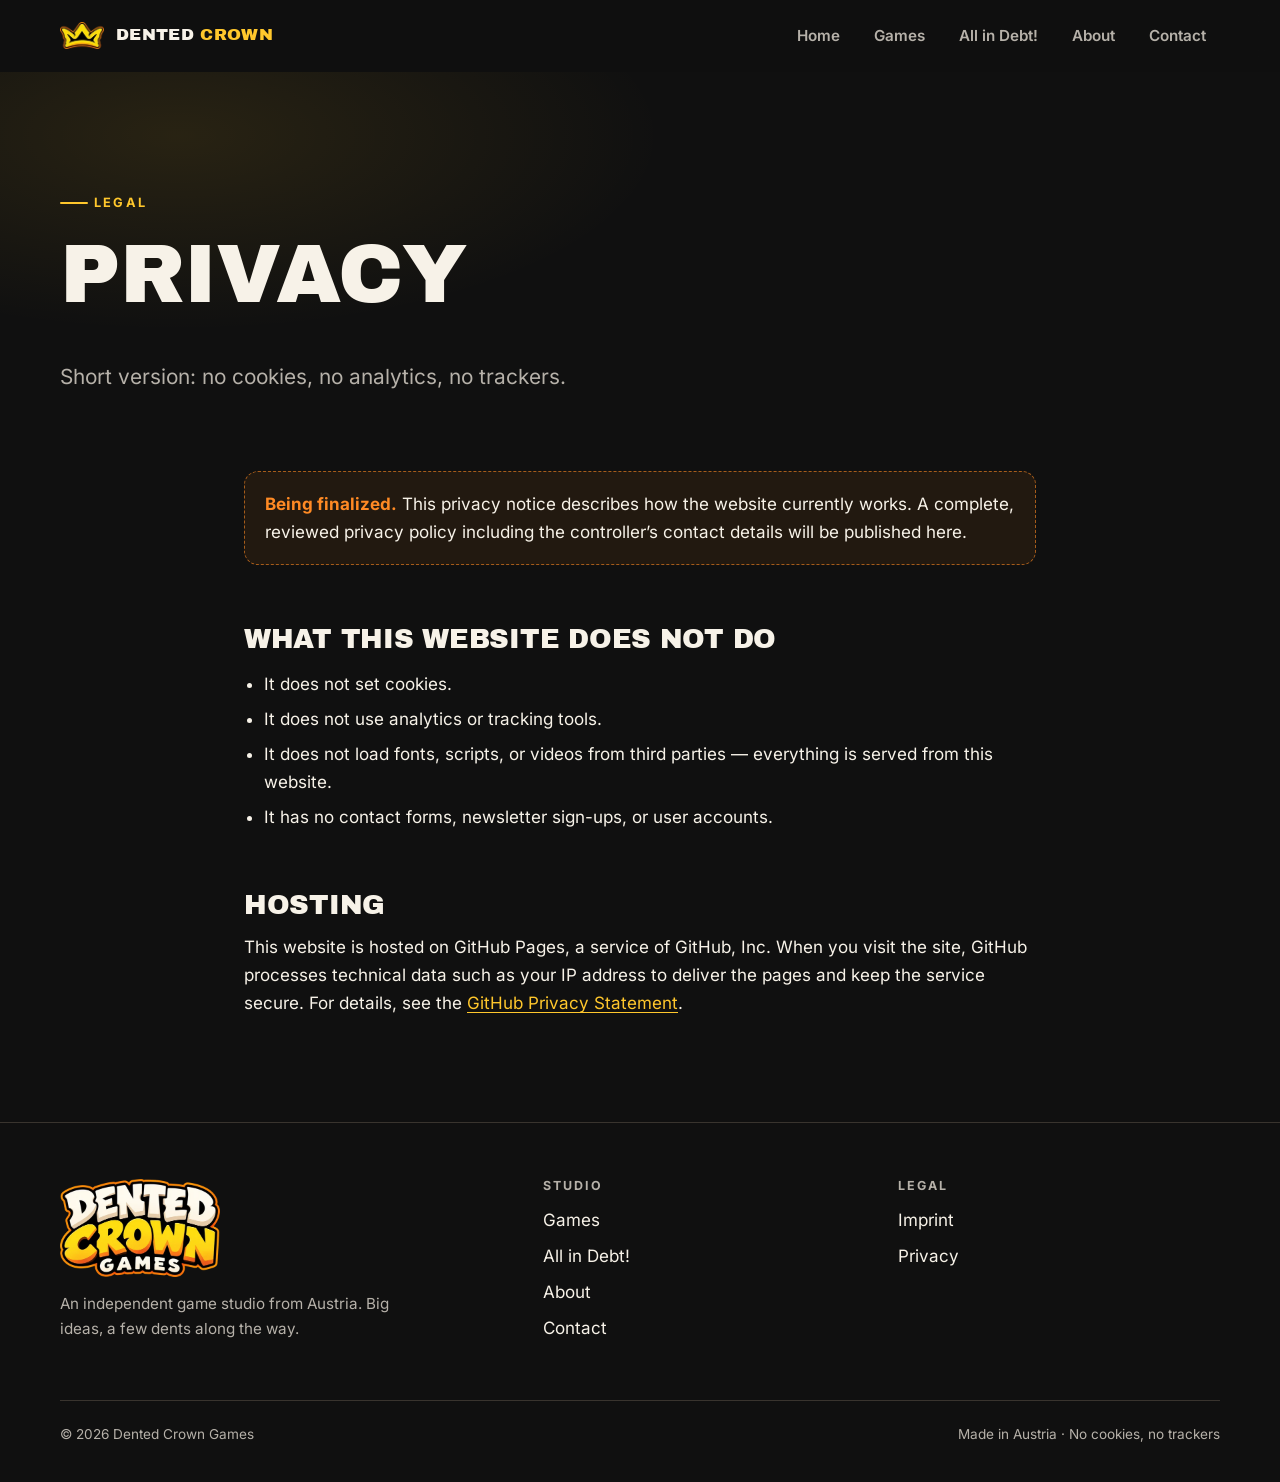
<file: privacy/index.html>
<!doctype html>
<html lang="en">
<head>
  <meta charset="utf-8">
  <meta name="viewport" content="width=device-width, initial-scale=1">
  <title>Privacy — Dented Crown Games</title>
  <meta name="description" content="Privacy information for dentedcrowngames.com.">
  <link rel="canonical" href="https://dentedcrowngames.com/privacy/">
  <meta name="theme-color" content="#101010">
  <meta property="og:type" content="website">
  <meta property="og:site_name" content="Dented Crown Games">
  <meta property="og:title" content="Privacy — Dented Crown Games">
  <meta property="og:description" content="Privacy information for dentedcrowngames.com.">
  <meta property="og:url" content="https://dentedcrowngames.com/privacy/">
  <meta property="og:image" content="https://dentedcrowngames.com/assets/img/og-image.png">
  <meta name="twitter:card" content="summary_large_image">
  <link rel="icon" href="/favicon.png" type="image/png">
  <link rel="apple-touch-icon" href="/assets/img/apple-touch-icon.png">
  <link rel="preload" href="/assets/fonts/archivo-black.woff2" as="font" type="font/woff2" crossorigin>
  <link rel="stylesheet" href="/assets/css/style.css">
  <script src="/assets/js/main.js" defer></script>
</head>
<body>
  <a class="skip-link" href="#main">Skip to content</a>
  <header class="site-header">
    <div class="container">
      <a class="brand" href="/" aria-label="Dented Crown Games — home">
        <img src="/assets/img/dcg-crown-96.webp" width="96" height="57" alt="">
        <span>Dented <b>Crown</b></span>
      </a>
      <button class="nav-toggle" type="button" aria-expanded="false" aria-controls="site-nav"><span></span><span class="visually-hidden">Menu</span></button>
      <nav class="nav" id="site-nav" aria-label="Main">
        <ul>
          <li><a href="/">Home</a></li>
          <li><a href="/games/">Games</a></li>
          <li><a href="/games/all-in-debt/">All in Debt!</a></li>
          <li><a href="/about/">About</a></li>
          <li><a href="/contact/">Contact</a></li>
        </ul>
      </nav>
    </div>
  </header>

  <main id="main">
    <section class="page-hero">
      <div class="container">
        <span class="eyebrow">Legal</span>
        <h1>Privacy</h1>
        <p class="lead">Short version: no cookies, no analytics, no trackers.</p>
      </div>
    </section>
    <section class="section section--tight" style="padding-top:0">
      <div class="container prose">
        <div class="notice"><strong>Being finalized.</strong> This privacy notice describes how the website currently works. A complete, reviewed privacy policy including the controller&rsquo;s contact details will be published here.</div>
        <h2>What this website does not do</h2>
        <ul>
          <li>It does not set cookies.</li>
          <li>It does not use analytics or tracking tools.</li>
          <li>It does not load fonts, scripts, or videos from third parties &mdash; everything is served from this website.</li>
          <li>It has no contact forms, newsletter sign-ups, or user accounts.</li>
        </ul>
        <h2>Hosting</h2>
        <p>This website is hosted on GitHub Pages, a service of GitHub, Inc. When you visit the site, GitHub processes technical data such as your IP address to deliver the pages and keep the service secure. For details, see the <a href="https://docs.github.com/en/site-policy/privacy-policies/github-general-privacy-statement" rel="noopener">GitHub Privacy Statement</a>.</p>
      </div>
    </section>

  </main>

  <footer class="site-footer">
    <div class="container">
      <div class="footer-grid">
        <div class="footer-brand">
          <img src="/assets/img/dcg-logo-480.webp" width="480" height="293" alt="Dented Crown Games" loading="lazy">
          <p>An independent game studio from Austria. Big ideas, a few dents along the way.</p>
        </div>
        <div class="footer-col">
          <h2>Studio</h2>
          <ul>
            <li><a href="/games/">Games</a></li>
            <li><a href="/games/all-in-debt/">All in Debt!</a></li>
            <li><a href="/about/">About</a></li>
            <li><a href="/contact/">Contact</a></li>
          </ul>
        </div>
        <div class="footer-col">
          <h2>Legal</h2>
          <ul>
            <li><a href="/imprint/">Imprint</a></li>
            <li><a href="/privacy/">Privacy</a></li>
          </ul>
        </div>
      </div>
      <div class="footer-bottom">
        <span>&copy; 2026 Dented Crown Games</span>
        <span>Made in Austria &middot; No cookies, no trackers</span>
      </div>
    </div>
  </footer>
</body>
</html>
</file>
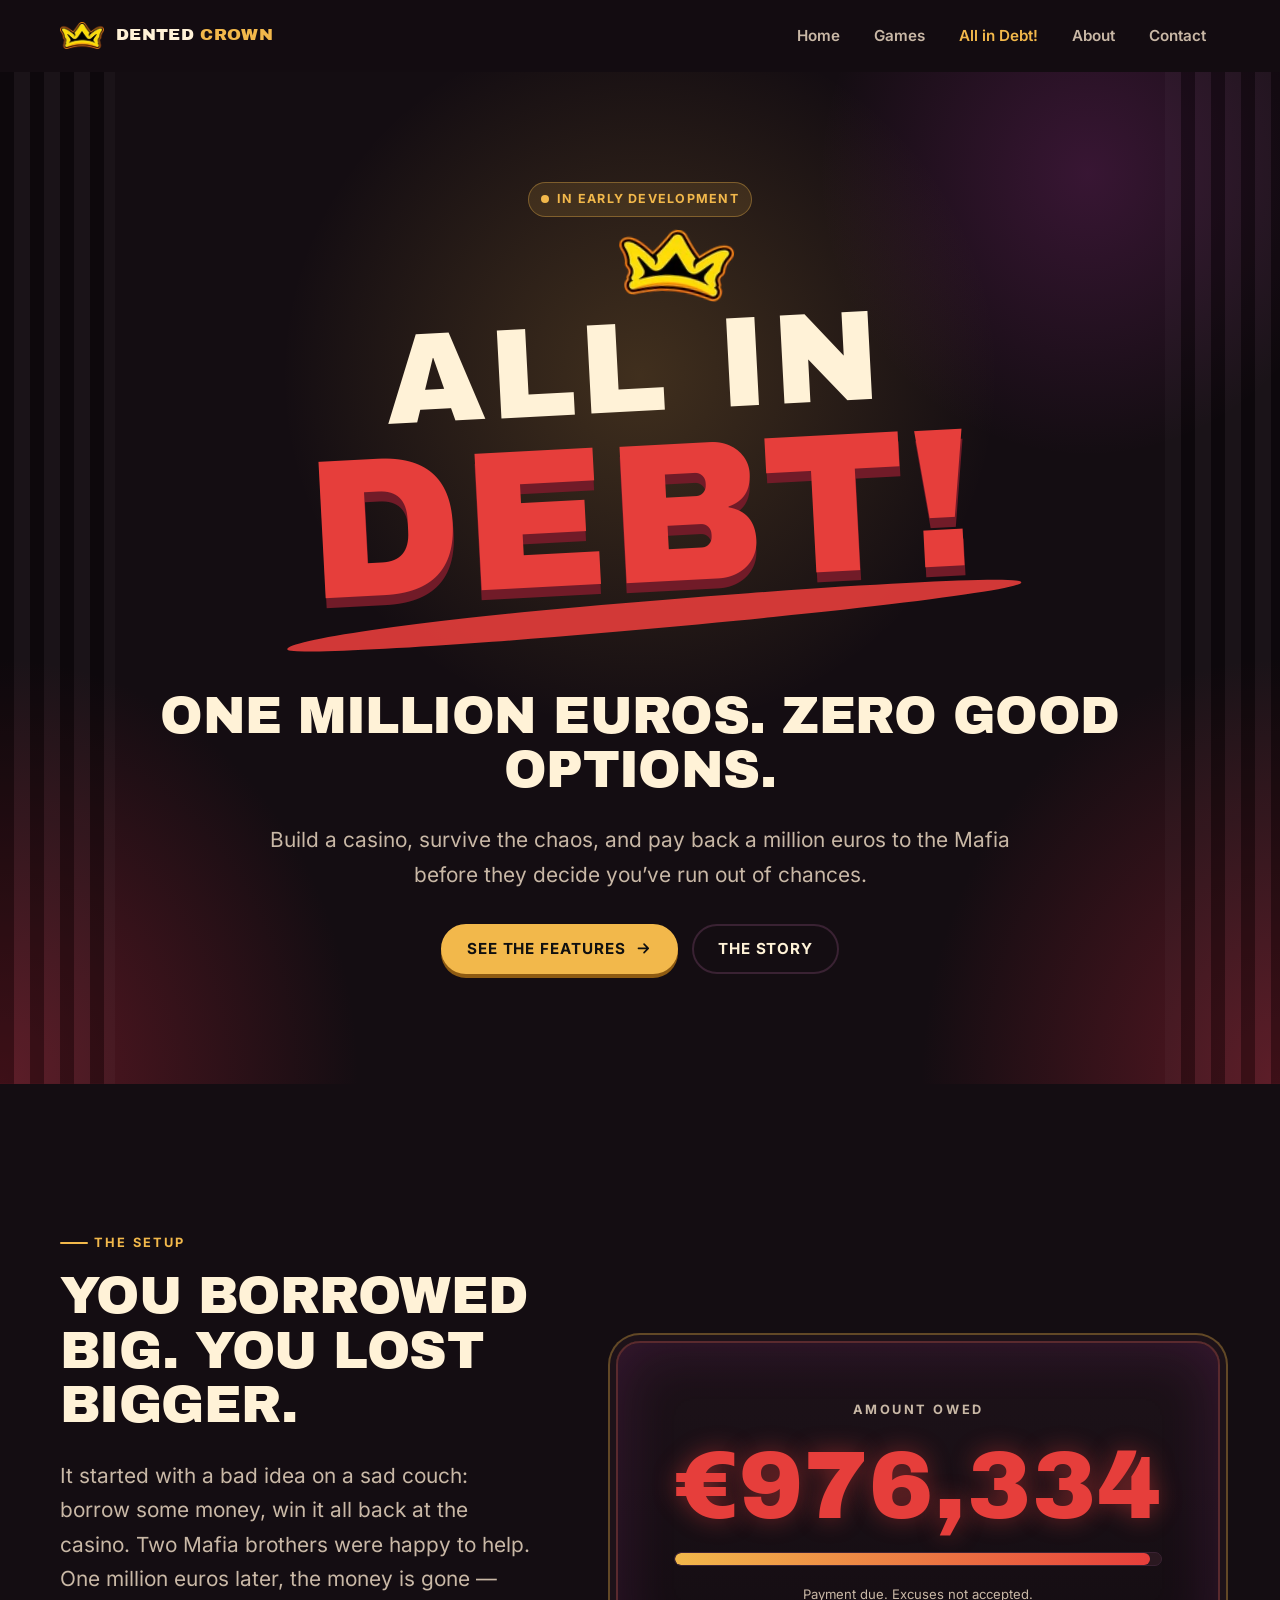
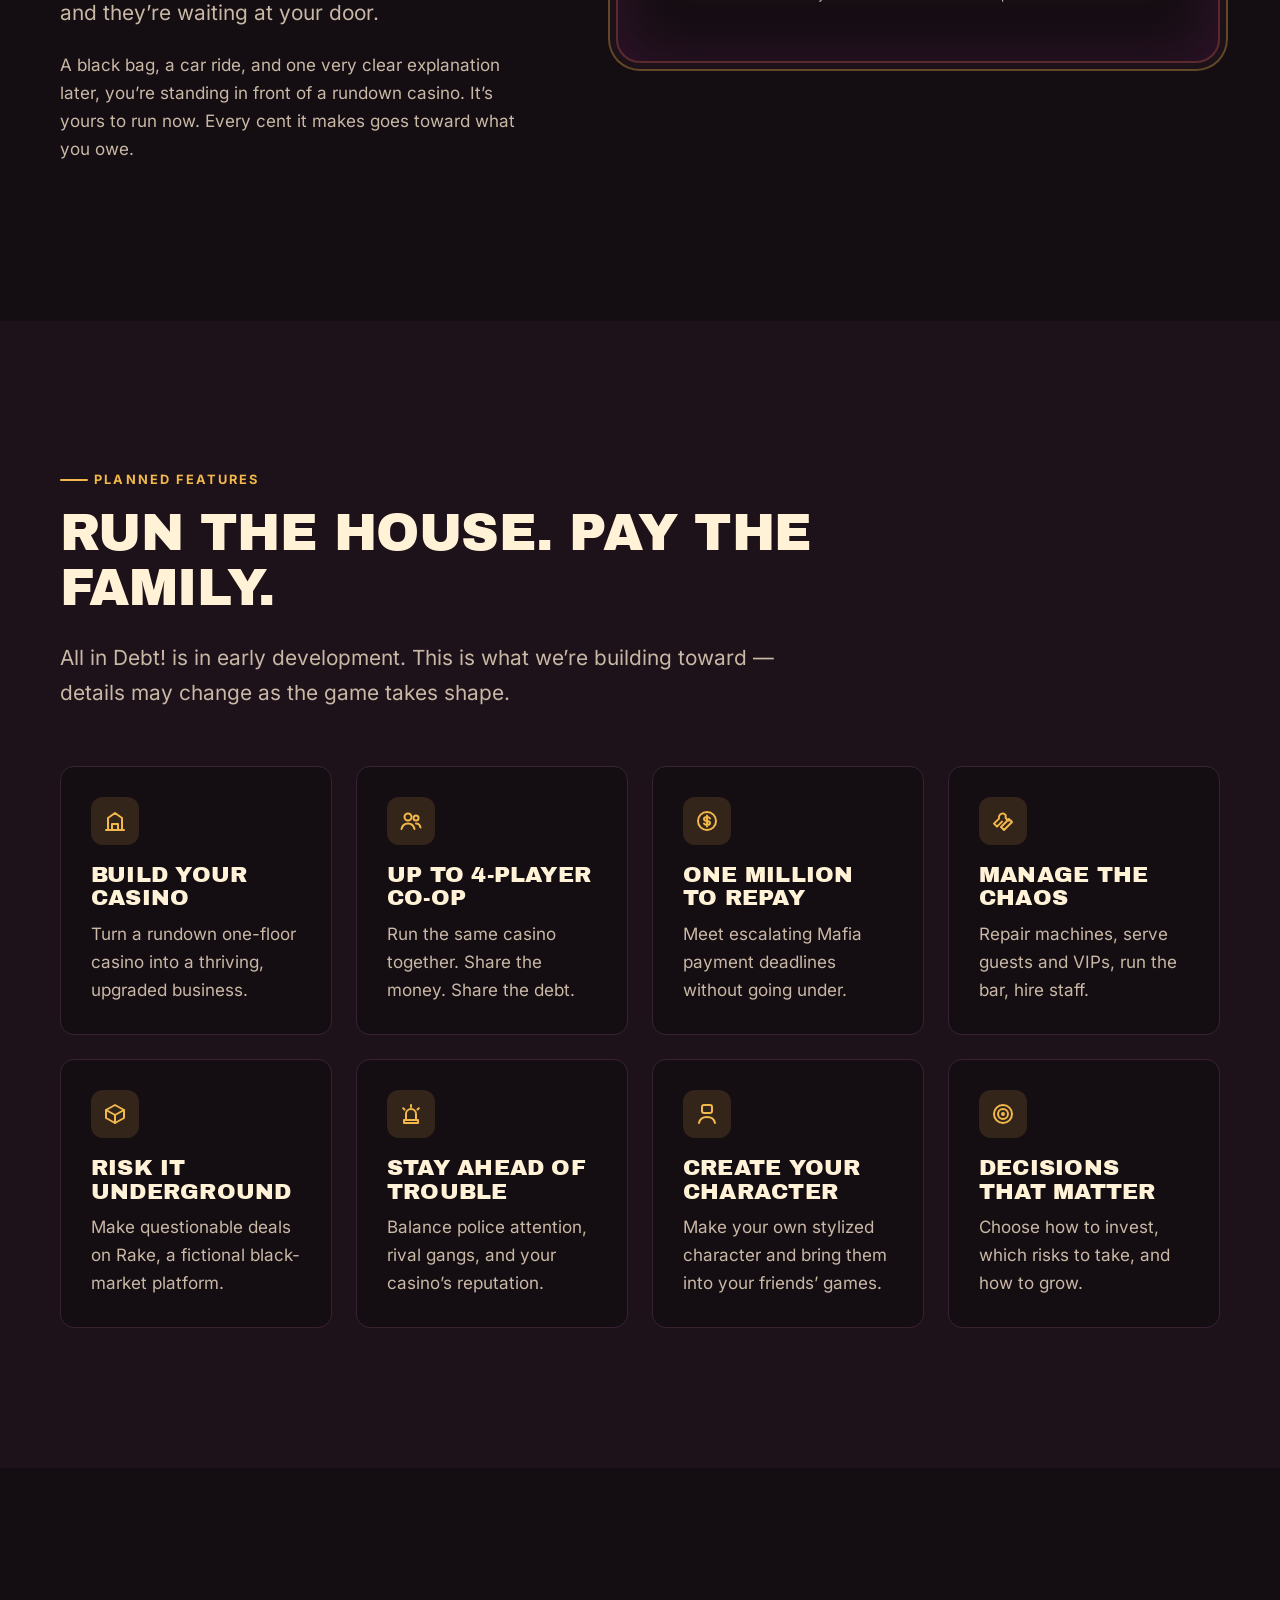
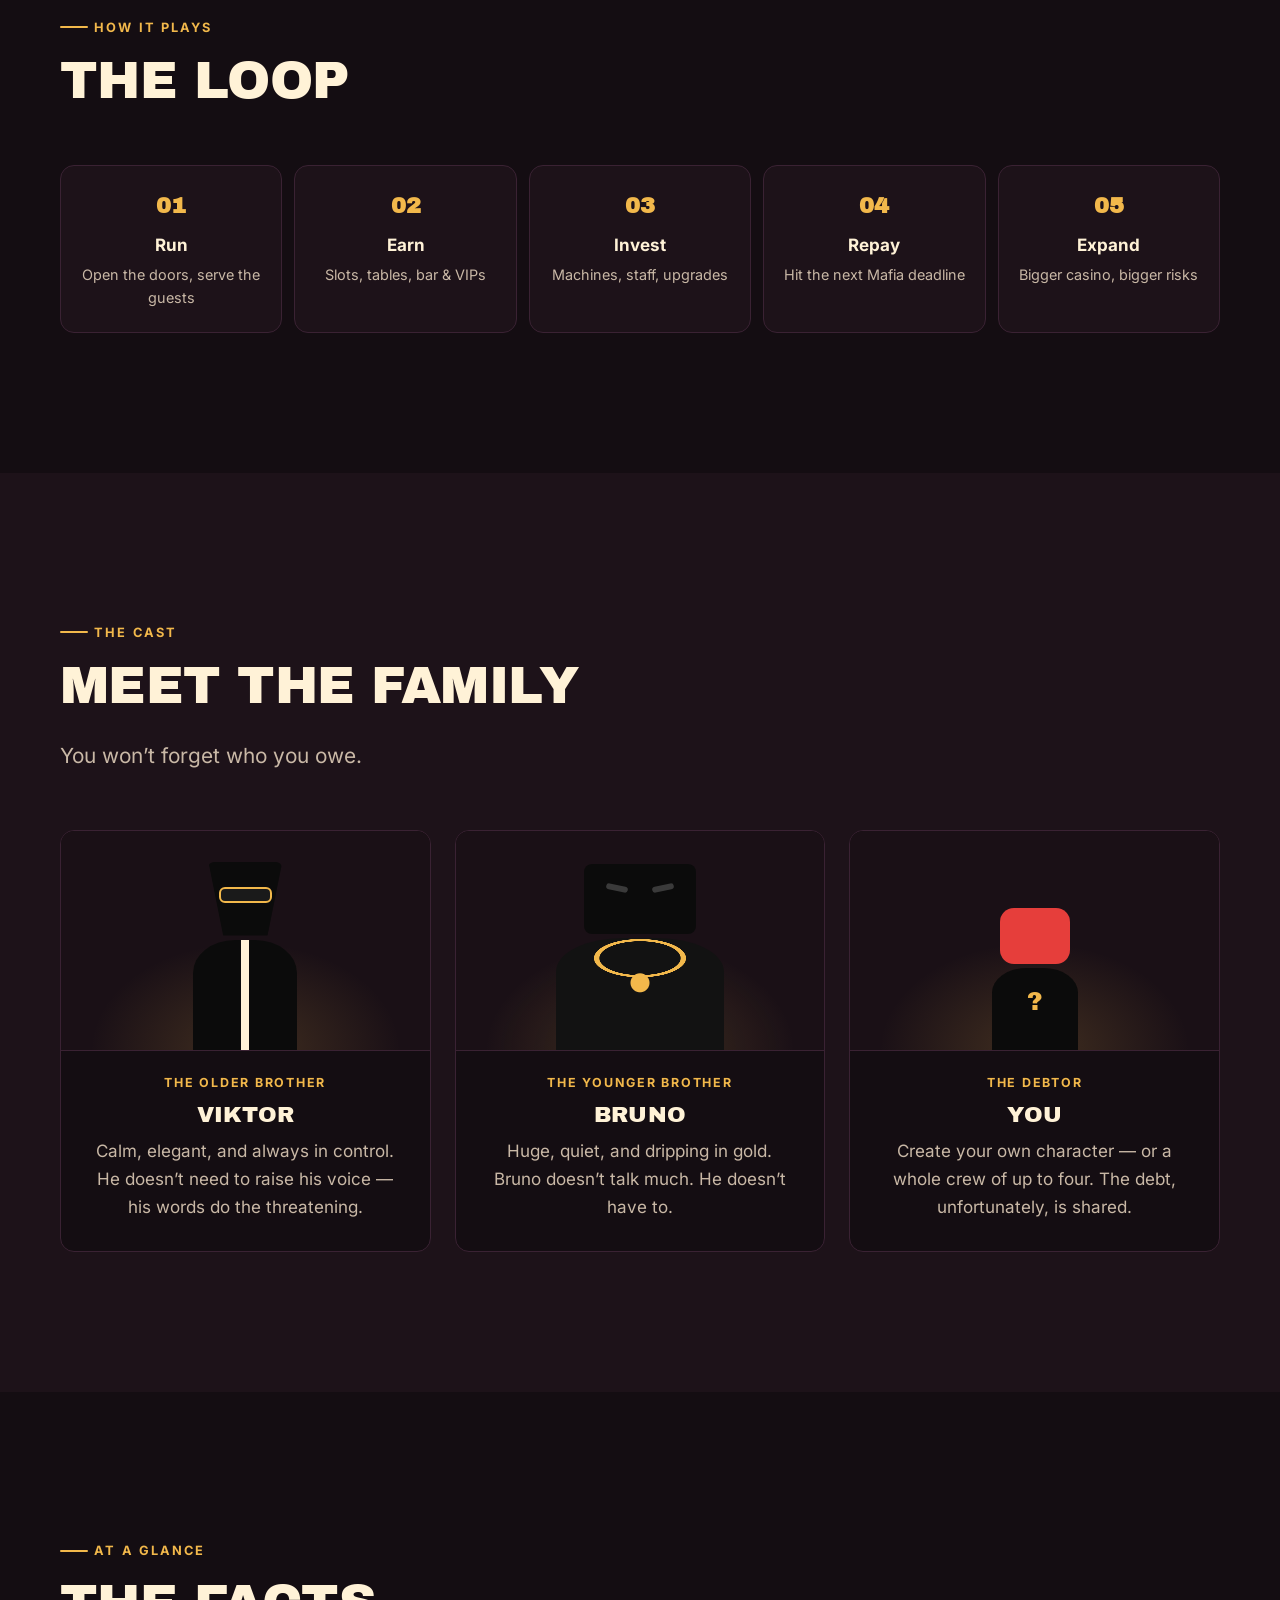
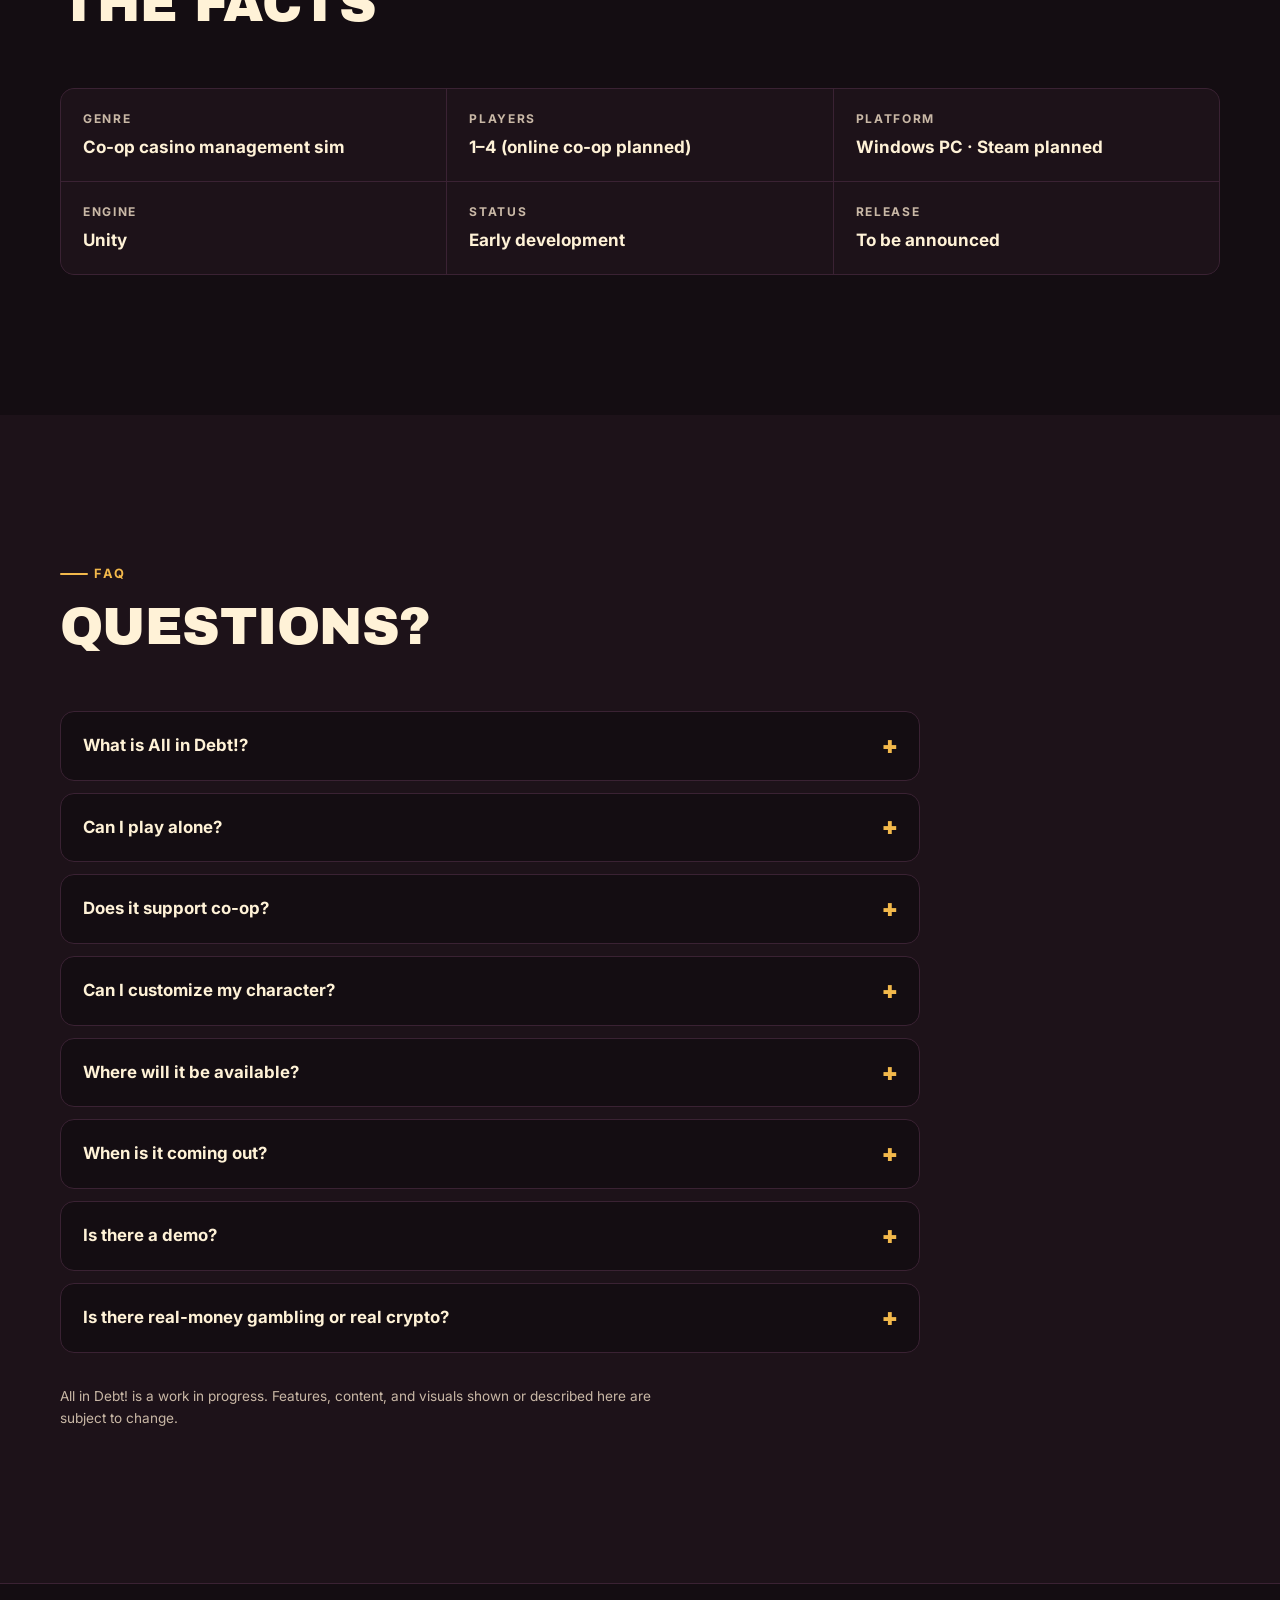
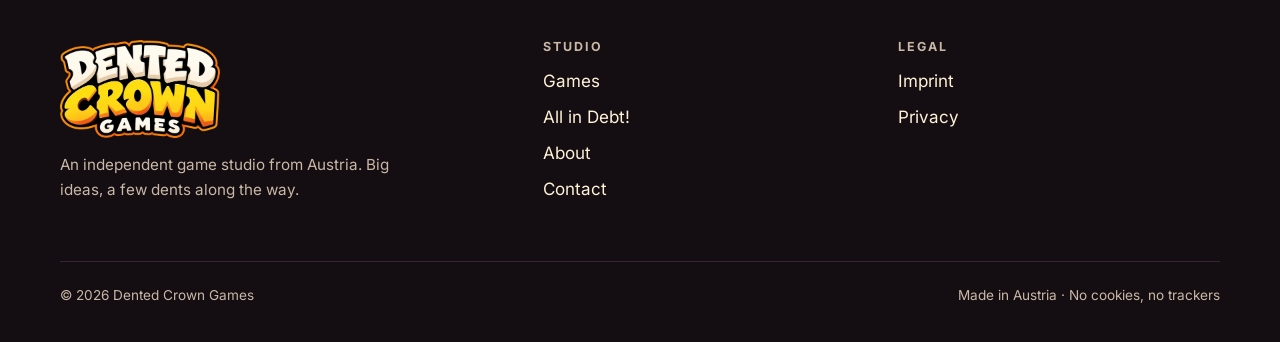
<file: games/all-in-debt/index.html>
<!doctype html>
<html lang="en">
<head>
  <meta charset="utf-8">
  <meta name="viewport" content="width=device-width, initial-scale=1">
  <title>All in Debt! — Dented Crown Games</title>
  <meta name="description" content="All in Debt! is a co-op casino management game in early development: build a casino and pay back a million euros to the Mafia.">
  <link rel="canonical" href="https://dentedcrowngames.com/games/all-in-debt/">
  <meta name="theme-color" content="#101010">
  <meta property="og:type" content="website">
  <meta property="og:site_name" content="Dented Crown Games">
  <meta property="og:title" content="All in Debt! — Dented Crown Games">
  <meta property="og:description" content="All in Debt! is a co-op casino management game in early development: build a casino and pay back a million euros to the Mafia.">
  <meta property="og:url" content="https://dentedcrowngames.com/games/all-in-debt/">
  <meta property="og:image" content="https://dentedcrowngames.com/assets/img/og-image.png">
  <meta name="twitter:card" content="summary_large_image">
  <link rel="icon" href="/favicon.png" type="image/png">
  <link rel="apple-touch-icon" href="/assets/img/apple-touch-icon.png">
  <link rel="preload" href="/assets/fonts/archivo-black.woff2" as="font" type="font/woff2" crossorigin>
  <link rel="stylesheet" href="/assets/css/style.css">
  <script src="/assets/js/main.js" defer></script>
</head>
<body class="theme-aid">
  <a class="skip-link" href="#main">Skip to content</a>
  <header class="site-header">
    <div class="container">
      <a class="brand" href="/" aria-label="Dented Crown Games — home">
        <img src="/assets/img/dcg-crown-96.webp" width="96" height="57" alt="">
        <span>Dented <b>Crown</b></span>
      </a>
      <button class="nav-toggle" type="button" aria-expanded="false" aria-controls="site-nav"><span></span><span class="visually-hidden">Menu</span></button>
      <nav class="nav" id="site-nav" aria-label="Main">
        <ul>
          <li><a href="/">Home</a></li>
          <li><a href="/games/">Games</a></li>
          <li><a href="/games/all-in-debt/" aria-current="page">All in Debt!</a></li>
          <li><a href="/about/">About</a></li>
          <li><a href="/contact/">Contact</a></li>
        </ul>
      </nav>
    </div>
  </header>

  <main id="main">
    <section class="aid-hero" aria-labelledby="aid-title">
      <div class="container">
        <span class="status-pill">In early development</span>
        <div><span class="aid-logo" role="img" aria-label="All in Debt!"><img class="mini-crown" src="/assets/img/dcg-crown-96.webp" width="96" height="57" alt=""><span class="l1" aria-hidden="true">All in</span><span class="l2" aria-hidden="true">Debt!</span></span></div>
        <h1 id="aid-title">One million euros. Zero good options.</h1>
        <p class="lead">Build a casino, survive the chaos, and pay back a million euros to the Mafia before they decide you&rsquo;ve run out of chances.</p>
        <div class="btn-row">
          <a class="btn" href="#features">See the features <svg viewBox="0 0 24 24" fill="none" stroke="currentColor" stroke-width="2.4" stroke-linecap="round" stroke-linejoin="round" aria-hidden="true"><path d="M5 12h14M13 6l6 6-6 6"/></svg></a>
          <a class="btn btn--ghost" href="#story">The story</a>
        </div>
      </div>
    </section>

    <section class="section" id="story" aria-labelledby="story-title">
      <div class="container split">
        <div class="reveal">
          <span class="eyebrow">The setup</span>
          <h2 id="story-title">You borrowed big. You lost bigger.</h2>
          <p class="lead">It started with a bad idea on a sad couch: borrow some money, win it all back at the casino. Two Mafia brothers were happy to help. One million euros later, the money is gone &mdash; and they&rsquo;re waiting at your door.</p>
          <p class="muted">A black bag, a car ride, and one very clear explanation later, you&rsquo;re standing in front of a rundown casino. It&rsquo;s yours to run now. Every cent it makes goes toward what you owe.</p>
        </div>
        <div class="debt-board reveal" aria-label="Decorative debt counter">
          <span class="label">Amount owed</span>
          <span class="debt-amount" data-debt="1000000">&euro;1,000,000</span>
          <div class="debt-bar" aria-hidden="true"><span></span></div>
          <small>Payment due. Excuses not accepted.</small>
        </div>
      </div>
    </section>

    <section class="section section--alt" id="features" aria-labelledby="features-title">
      <div class="container">
        <div class="section-head reveal">
          <span class="eyebrow">Planned features</span>
          <h2 id="features-title">Run the house. Pay the family.</h2>
          <p class="lead">All in Debt! is in early development. This is what we&rsquo;re building toward &mdash; details may change as the game takes shape.</p>
        </div>
        <div class="grid grid--4">
          <article class="card reveal">
            <div class="icon"><svg viewBox="0 0 24 24" fill="none" stroke="currentColor" stroke-width="2" stroke-linecap="round" stroke-linejoin="round" aria-hidden="true"><path d="M3 21h18M5 21V9l7-5 7 5v12M9 21v-6h6v6"/></svg></div>
            <h3>Build your casino</h3>
            <p>Turn a rundown one-floor casino into a thriving, upgraded business.</p>
          </article>
          <article class="card reveal">
            <div class="icon"><svg viewBox="0 0 24 24" fill="none" stroke="currentColor" stroke-width="2" stroke-linecap="round" stroke-linejoin="round" aria-hidden="true"><circle cx="9" cy="8" r="3.5"/><path d="M2.5 20c.8-3.5 3.4-5.5 6.5-5.5s5.7 2 6.5 5.5"/><circle cx="17" cy="9" r="2.5"/><path d="M17 14.5c2.4 0 4 1.5 4.5 4"/></svg></div>
            <h3>Up to 4-player co-op</h3>
            <p>Run the same casino together. Share the money. Share the debt.</p>
          </article>
          <article class="card reveal">
            <div class="icon"><svg viewBox="0 0 24 24" fill="none" stroke="currentColor" stroke-width="2" stroke-linecap="round" stroke-linejoin="round" aria-hidden="true"><circle cx="12" cy="12" r="9"/><path d="M15 9.5c-.6-1-1.7-1.5-3-1.5-1.7 0-3 .9-3 2s1.3 1.8 3 2 3 .9 3 2-1.3 2-3 2c-1.3 0-2.4-.5-3-1.5M12 6.5v11"/></svg></div>
            <h3>One million to repay</h3>
            <p>Meet escalating Mafia payment deadlines without going under.</p>
          </article>
          <article class="card reveal">
            <div class="icon"><svg viewBox="0 0 24 24" fill="none" stroke="currentColor" stroke-width="2" stroke-linecap="round" stroke-linejoin="round" aria-hidden="true"><path d="M14.7 6.3a4 4 0 0 0 5 5L21 13l-8 8-3-3 8-8M14.7 6.3 13 4.6a4 4 0 0 0-5 5l-5 5 3 3 5-5"/></svg></div>
            <h3>Manage the chaos</h3>
            <p>Repair machines, serve guests and VIPs, run the bar, hire staff.</p>
          </article>
          <article class="card reveal">
            <div class="icon"><svg viewBox="0 0 24 24" fill="none" stroke="currentColor" stroke-width="2" stroke-linecap="round" stroke-linejoin="round" aria-hidden="true"><path d="M21 8 12 3 3 8v8l9 5 9-5z"/><path d="m3 8 9 5 9-5M12 13v8"/></svg></div>
            <h3>Risk it underground</h3>
            <p>Make questionable deals on Rake, a fictional black-market platform.</p>
          </article>
          <article class="card reveal">
            <div class="icon"><svg viewBox="0 0 24 24" fill="none" stroke="currentColor" stroke-width="2" stroke-linecap="round" stroke-linejoin="round" aria-hidden="true"><path d="M7 18v-6a5 5 0 0 1 10 0v6M5 21h14v-3H5zM12 3v2M4.2 6.2l1.4 1.4M19.8 6.2l-1.4 1.4"/></svg></div>
            <h3>Stay ahead of trouble</h3>
            <p>Balance police attention, rival gangs, and your casino&rsquo;s reputation.</p>
          </article>
          <article class="card reveal">
            <div class="icon"><svg viewBox="0 0 24 24" fill="none" stroke="currentColor" stroke-width="2" stroke-linecap="round" stroke-linejoin="round" aria-hidden="true"><rect x="7" y="3" width="10" height="8" rx="2"/><path d="M4 21c.8-4 4-6 8-6s7.2 2 8 6"/></svg></div>
            <h3>Create your character</h3>
            <p>Make your own stylized character and bring them into your friends&rsquo; games.</p>
          </article>
          <article class="card reveal">
            <div class="icon"><svg viewBox="0 0 24 24" fill="none" stroke="currentColor" stroke-width="2" stroke-linecap="round" stroke-linejoin="round" aria-hidden="true"><circle cx="12" cy="12" r="9"/><circle cx="12" cy="12" r="5"/><circle cx="12" cy="12" r="1"/></svg></div>
            <h3>Decisions that matter</h3>
            <p>Choose how to invest, which risks to take, and how to grow.</p>
          </article>
        </div>
      </div>
    </section>

    <section class="section" aria-labelledby="loop-title">
      <div class="container">
        <div class="section-head reveal">
          <span class="eyebrow">How it plays</span>
          <h2 id="loop-title">The loop</h2>
        </div>
        <ol class="loop reveal">
          <li>Run<span>Open the doors, serve the guests</span></li>
          <li>Earn<span>Slots, tables, bar &amp; VIPs</span></li>
          <li>Invest<span>Machines, staff, upgrades</span></li>
          <li>Repay<span>Hit the next Mafia deadline</span></li>
          <li>Expand<span>Bigger casino, bigger risks</span></li>
        </ol>
      </div>
    </section>

    <section class="section section--alt" aria-labelledby="cast-title">
      <div class="container">
        <div class="section-head reveal">
          <span class="eyebrow">The cast</span>
          <h2 id="cast-title">Meet the family</h2>
          <p class="lead">You won&rsquo;t forget who you owe.</p>
        </div>
        <div class="grid grid--3">
          <article class="card char-card reveal">
            <div class="portrait" aria-hidden="true"><div class="fig fig--viktor"><div class="head"></div><div class="body"></div></div></div>
            <span class="role">The older brother</span>
            <h3>Viktor</h3>
            <p>Calm, elegant, and always in control. He doesn&rsquo;t need to raise his voice &mdash; his words do the threatening.</p>
          </article>
          <article class="card char-card reveal">
            <div class="portrait" aria-hidden="true"><div class="fig fig--bruno"><div class="head"></div><div class="body"></div></div></div>
            <span class="role">The younger brother</span>
            <h3>Bruno</h3>
            <p>Huge, quiet, and dripping in gold. Bruno doesn&rsquo;t talk much. He doesn&rsquo;t have to.</p>
          </article>
          <article class="card char-card reveal">
            <div class="portrait" aria-hidden="true"><div class="fig fig--you"><div class="head"></div><div class="body"></div></div></div>
            <span class="role">The debtor</span>
            <h3>You</h3>
            <p>Create your own character &mdash; or a whole crew of up to four. The debt, unfortunately, is shared.</p>
          </article>
        </div>
      </div>
    </section>

    <section class="section" aria-labelledby="facts-title">
      <div class="container">
        <div class="section-head reveal">
          <span class="eyebrow">At a glance</span>
          <h2 id="facts-title">The facts</h2>
        </div>
        <dl class="fact-list reveal">
          <div><dt>Genre</dt><dd>Co-op casino management sim</dd></div>
          <div><dt>Players</dt><dd>1&ndash;4 (online co-op planned)</dd></div>
          <div><dt>Platform</dt><dd>Windows PC &middot; Steam planned</dd></div>
          <div><dt>Engine</dt><dd>Unity</dd></div>
          <div><dt>Status</dt><dd>Early development</dd></div>
          <div><dt>Release</dt><dd>To be announced</dd></div>
        </dl>
      </div>
    </section>

    <section class="section section--alt" aria-labelledby="faq-title">
      <div class="container">
        <div class="section-head reveal">
          <span class="eyebrow">FAQ</span>
          <h2 id="faq-title">Questions?</h2>
        </div>
        <div class="faq reveal">
          <details><summary>What is All in Debt!?</summary><p>An upcoming casino management game where you build and run a casino while trying to repay a million euros to the Mafia.</p></details>
          <details><summary>Can I play alone?</summary><p>Yes. A complete single-player experience is planned, including offline play.</p></details>
          <details><summary>Does it support co-op?</summary><p>Online co-op for up to four players is planned. You&rsquo;ll manage the same casino, share your finances, and face the same debt.</p></details>
          <details><summary>Can I customize my character?</summary><p>Yes &mdash; character customization is a planned feature, so you can create your own stylized character and use it across games.</p></details>
          <details><summary>Where will it be available?</summary><p>All in Debt! is being developed for Windows PC, with Steam planned as the main release platform.</p></details>
          <details><summary>When is it coming out?</summary><p>The game is in early development. We&rsquo;ll announce a release date once we&rsquo;re confident in the schedule.</p></details>
          <details><summary>Is there a demo?</summary><p>Not yet. Playtests and a possible public demo are planned for a later stage of development.</p></details>
          <details><summary>Is there real-money gambling or real crypto?</summary><p>No. Casino games and the in-game currency DirtCoin are entirely fictional. Nothing can be paid out or exchanged for real money.</p></details>
        </div>
        <p class="disclaimer" style="margin-top:2rem">All in Debt! is a work in progress. Features, content, and visuals shown or described here are subject to change.</p>
      </div>
    </section>

  </main>

  <footer class="site-footer">
    <div class="container">
      <div class="footer-grid">
        <div class="footer-brand">
          <img src="/assets/img/dcg-logo-480.webp" width="480" height="293" alt="Dented Crown Games" loading="lazy">
          <p>An independent game studio from Austria. Big ideas, a few dents along the way.</p>
        </div>
        <div class="footer-col">
          <h2>Studio</h2>
          <ul>
            <li><a href="/games/">Games</a></li>
            <li><a href="/games/all-in-debt/">All in Debt!</a></li>
            <li><a href="/about/">About</a></li>
            <li><a href="/contact/">Contact</a></li>
          </ul>
        </div>
        <div class="footer-col">
          <h2>Legal</h2>
          <ul>
            <li><a href="/imprint/">Imprint</a></li>
            <li><a href="/privacy/">Privacy</a></li>
          </ul>
        </div>
      </div>
      <div class="footer-bottom">
        <span>&copy; 2026 Dented Crown Games</span>
        <span>Made in Austria &middot; No cookies, no trackers</span>
      </div>
    </div>
  </footer>
</body>
</html>
</file>
<file: assets/css/style.css>
/* ==========================================================================
   Dented Crown Games — site styles
   Studio tokens (black / crown yellow / orange / cream) live on :root.
   The All in Debt! page swaps in its own casino tokens via .theme-aid.
   ========================================================================== */

@font-face {
  font-family: "Archivo Black";
  src: url("../fonts/archivo-black.woff2") format("woff2");
  font-weight: 400;
  font-display: swap;
}
@font-face {
  font-family: "Inter";
  src: url("../fonts/inter-400.woff2") format("woff2");
  font-weight: 400;
  font-display: swap;
}
@font-face {
  font-family: "Inter";
  src: url("../fonts/inter-600.woff2") format("woff2");
  font-weight: 600;
  font-display: swap;
}
@font-face {
  font-family: "Inter";
  src: url("../fonts/inter-700.woff2") format("woff2");
  font-weight: 700;
  font-display: swap;
}

:root {
  --bg: #101010;
  --bg-2: #1b1b1b;
  --surface: #252321;
  --brand: #ffc72c;
  --accent: #ff8a24;
  --text: #f7f2e8;
  --text-2: #b6b1a9;
  --border: #39342e;

  --font-display: "Archivo Black", "Arial Black", system-ui, sans-serif;
  --font-body: "Inter", system-ui, -apple-system, "Segoe UI", sans-serif;

  --radius: 14px;
  --radius-lg: 24px;
  --container: 1160px;
  --gutter: clamp(16px, 4vw, 40px);
  --header-h: 72px;
  --ease-spring: cubic-bezier(.34, 1.56, .64, 1);

  color-scheme: dark;
}

/* ---------- Base ---------- */
*, *::before, *::after { box-sizing: border-box; }
html { -webkit-text-size-adjust: 100%; scroll-behavior: smooth; }
body {
  margin: 0;
  background: var(--bg);
  color: var(--text);
  font-family: var(--font-body);
  font-size: 1.0625rem;
  line-height: 1.65;
  -webkit-font-smoothing: antialiased;
  overflow-x: hidden;
}
img { max-width: 100%; height: auto; display: block; }
a { color: var(--brand); text-underline-offset: .2em; }
a:hover { color: var(--accent); }
:focus-visible { outline: 3px solid var(--brand); outline-offset: 3px; border-radius: 4px; }
::selection { background: var(--brand); color: #101010; }

h1, h2, h3 {
  font-family: var(--font-display);
  font-weight: 400;
  line-height: 1.05;
  letter-spacing: -.01em;
  margin: 0 0 .5em;
  text-transform: uppercase;
}
h1 { font-size: clamp(2.5rem, 7vw, 5.25rem); }
h2 { font-size: clamp(1.9rem, 4.5vw, 3.25rem); }
h3 { font-size: clamp(1.15rem, 2vw, 1.4rem); letter-spacing: .01em; }
p { margin: 0 0 1em; }

.container { width: min(100% - 2 * var(--gutter), var(--container)); margin-inline: auto; }
.skip-link {
  position: absolute; left: 12px; top: -60px; z-index: 100;
  background: var(--brand); color: #101010; padding: 10px 16px; border-radius: 8px;
  font-weight: 700; text-decoration: none;
}
.skip-link:focus { top: 12px; }
.visually-hidden {
  position: absolute !important; width: 1px; height: 1px; overflow: hidden;
  clip: rect(0 0 0 0); white-space: nowrap;
}

.eyebrow {
  display: inline-flex; align-items: center; gap: .5em;
  font-size: .8rem; font-weight: 700; letter-spacing: .16em; text-transform: uppercase;
  color: var(--brand); margin-bottom: 1rem;
}
.eyebrow::before { content: ""; width: 28px; height: 2px; background: currentColor; border-radius: 2px; }
.lead { font-size: clamp(1.1rem, 1.8vw, 1.3rem); color: var(--text-2); max-width: 62ch; }
.muted { color: var(--text-2); }
.text-brand { color: var(--brand); }

/* ---------- Buttons ---------- */
.btn {
  --btn-bg: var(--brand);
  --btn-fg: #101010;
  display: inline-flex; align-items: center; justify-content: center; gap: .6em;
  padding: .95em 1.6em;
  border: 2px solid var(--btn-bg);
  border-radius: 999px;
  background: var(--btn-bg);
  color: var(--btn-fg);
  font: 700 .95rem/1 var(--font-body);
  letter-spacing: .06em; text-transform: uppercase; text-decoration: none;
  cursor: pointer;
  box-shadow: 0 4px 0 color-mix(in srgb, var(--accent) 85%, black);
  transition: transform .18s var(--ease-spring), box-shadow .18s ease, background .18s ease;
}
.btn:hover { color: var(--btn-fg); transform: translateY(-2px); box-shadow: 0 6px 0 color-mix(in srgb, var(--accent) 85%, black); }
.btn:active { transform: translateY(2px); box-shadow: 0 1px 0 color-mix(in srgb, var(--accent) 85%, black); }
.btn--ghost {
  --btn-bg: transparent; --btn-fg: var(--text);
  border-color: var(--border); box-shadow: none;
}
.btn--ghost:hover { border-color: var(--brand); color: var(--brand); box-shadow: none; }
.btn svg { width: 1.1em; height: 1.1em; }
.btn-row { display: flex; flex-wrap: wrap; gap: 14px; }

/* ---------- Header ---------- */
.site-header {
  position: sticky; top: 0; z-index: 50;
  height: var(--header-h);
  background: color-mix(in srgb, var(--bg) 82%, transparent);
  backdrop-filter: blur(12px); -webkit-backdrop-filter: blur(12px);
  border-bottom: 1px solid transparent;
  transition: border-color .2s ease;
}
.site-header.is-scrolled { border-bottom-color: var(--border); }
.site-header .container { height: 100%; display: flex; align-items: center; justify-content: space-between; gap: 20px; }
.brand { display: inline-flex; align-items: center; gap: 12px; text-decoration: none; color: var(--text); }
.brand img { width: 44px; }
.brand span { font-family: var(--font-display); font-size: 1.05rem; letter-spacing: .02em; text-transform: uppercase; line-height: 1; }
.brand span b { color: var(--brand); font-weight: 400; }
.brand:hover { color: var(--text); }

.nav ul { list-style: none; margin: 0; padding: 0; display: flex; gap: 6px; }
.nav a {
  display: block; padding: 10px 14px; border-radius: 999px;
  color: var(--text-2); text-decoration: none; font-weight: 600; font-size: .95rem;
  transition: color .15s ease, background .15s ease;
}
.nav a:hover { color: var(--text); background: var(--bg-2); }
.nav a[aria-current="page"] { color: var(--brand); }

.nav-toggle {
  display: none; width: 44px; height: 44px; border-radius: 12px;
  border: 1px solid var(--border); background: var(--bg-2); color: var(--text); cursor: pointer;
}
.nav-toggle span, .nav-toggle span::before, .nav-toggle span::after {
  display: block; width: 20px; height: 2px; background: currentColor; border-radius: 2px;
  margin-inline: auto; position: relative; transition: transform .2s ease, background .2s ease;
}
.nav-toggle span::before, .nav-toggle span::after { content: ""; position: absolute; left: 0; }
.nav-toggle span::before { top: -6px; }
.nav-toggle span::after { top: 6px; }
.nav-toggle[aria-expanded="true"] span { background: transparent; }
.nav-toggle[aria-expanded="true"] span::before { transform: translateY(6px) rotate(45deg); }
.nav-toggle[aria-expanded="true"] span::after { transform: translateY(-6px) rotate(-45deg); }

@media (max-width: 760px) {
  .nav-toggle { display: inline-grid; place-items: center; }
  .nav {
    position: fixed; inset: var(--header-h) 0 auto 0;
    background: var(--bg); border-bottom: 1px solid var(--border);
    padding: 12px var(--gutter) 24px;
    transform: translateY(-8px); opacity: 0; visibility: hidden;
    transition: opacity .2s ease, transform .2s ease, visibility .2s;
  }
  .nav.is-open { transform: none; opacity: 1; visibility: visible; }
  .nav ul { flex-direction: column; }
  .nav a { font-size: 1.15rem; padding: 14px 12px; }
}

/* ---------- Crown (wobble easter egg) ---------- */
.crown { cursor: pointer; transform-origin: 50% 85%; -webkit-tap-highlight-color: transparent; }
.crown:hover { animation: crown-nudge .6s var(--ease-spring); }
.crown.is-bonked { animation: crown-bonk .7s var(--ease-spring); }
@keyframes crown-nudge {
  0% { transform: rotate(0); }
  30% { transform: rotate(-6deg) scale(1.04); }
  60% { transform: rotate(3deg); }
  100% { transform: rotate(0); }
}
@keyframes crown-bonk {
  0% { transform: translateY(0) rotate(0) scale(1); }
  20% { transform: translateY(6px) rotate(8deg) scale(1.06, .9); }
  45% { transform: translateY(-10px) rotate(-7deg) scale(.96, 1.06); }
  70% { transform: translateY(2px) rotate(3deg); }
  100% { transform: translateY(0) rotate(0) scale(1); }
}

.toast {
  position: fixed; left: 50%; bottom: 28px; z-index: 80;
  transform: translate(-50%, 20px); opacity: 0; pointer-events: none;
  background: var(--surface); color: var(--text);
  border: 1px solid var(--border); border-left: 4px solid var(--brand);
  padding: 14px 20px; border-radius: 12px;
  font-weight: 600; box-shadow: 0 18px 40px rgba(0,0,0,.5);
  transition: opacity .25s ease, transform .25s var(--ease-spring);
  max-width: calc(100% - 32px);
}
.toast.is-visible { opacity: 1; transform: translate(-50%, 0); }

/* ---------- Sections ---------- */
.section { padding-block: clamp(72px, 11vw, 140px); position: relative; }
.section--tight { padding-block: clamp(48px, 7vw, 88px); }
.section--alt { background: var(--bg-2); }
.section-head { max-width: 760px; margin-bottom: clamp(32px, 5vw, 56px); }

/* ---------- Studio hero ---------- */
.hero {
  position: relative; isolation: isolate; overflow: hidden;
  min-height: calc(100svh - var(--header-h));
  display: grid; align-items: center;
  padding-block: clamp(40px, 8vw, 96px);
}
.hero::before {
  content: ""; position: absolute; inset: -20% -10% auto; height: 120%; z-index: -1;
  background:
    radial-gradient(50% 45% at 50% 38%, rgba(255,199,44,.16), transparent 70%),
    radial-gradient(35% 30% at 80% 80%, rgba(255,138,36,.10), transparent 70%);
}
.hero::after {
  content: ""; position: absolute; inset: 0; z-index: -1; opacity: .35;
  background-image: radial-gradient(rgba(247,242,232,.09) 1px, transparent 1px);
  background-size: 26px 26px;
  mask-image: radial-gradient(70% 60% at 50% 45%, #000 30%, transparent 80%);
  -webkit-mask-image: radial-gradient(70% 60% at 50% 45%, #000 30%, transparent 80%);
}
.hero__inner { text-align: center; display: grid; justify-items: center; }
.hero__logo { width: min(560px, 86vw); margin-bottom: clamp(24px, 4vw, 40px); filter: drop-shadow(0 18px 40px rgba(0,0,0,.6)); }
.hero h1 { font-size: clamp(2.1rem, 6.4vw, 4.6rem); margin-bottom: .35em; }
.hero h1 .dent { display: inline-block; color: var(--brand); transform: rotate(-2deg) translateY(.03em); }
.hero .lead { margin-inline: auto; margin-bottom: 2rem; }
.hero .btn-row { justify-content: center; }
.scroll-cue {
  margin-top: clamp(40px, 7vw, 72px);
  color: var(--text-2); font-size: .8rem; letter-spacing: .2em; text-transform: uppercase; text-decoration: none;
  display: inline-flex; flex-direction: column; align-items: center; gap: 8px;
}
.scroll-cue::after {
  content: ""; width: 2px; height: 36px; border-radius: 2px;
  background: linear-gradient(var(--brand), transparent);
  animation: cue 1.8s ease-in-out infinite;
}
@keyframes cue { 0%,100% { transform: scaleY(.5); transform-origin: top; } 50% { transform: scaleY(1); transform-origin: top; } }

/* ---------- Featured game card (studio pages) ---------- */
.feature-game {
  position: relative; overflow: hidden; isolation: isolate;
  display: grid; grid-template-columns: 1.1fr 1fr; gap: clamp(28px, 4vw, 56px); align-items: center;
  padding: clamp(28px, 5vw, 64px);
  border-radius: var(--radius-lg);
  background:
    radial-gradient(60% 80% at 100% 0%, rgba(219,61,202,.22), transparent 60%),
    radial-gradient(70% 90% at 0% 100%, rgba(230,62,59,.25), transparent 60%),
    linear-gradient(160deg, #281425, #140d12 70%);
  border: 1px solid #3a2233;
}
.feature-game .eyebrow { color: #f2b84b; }
.feature-game h2 { margin-bottom: .3em; }
.feature-game p { color: #d9cbbb; }
.feature-game .btn { --btn-bg: #f2b84b; box-shadow: 0 4px 0 #8e5b12; }
.feature-game .btn:hover { box-shadow: 0 6px 0 #8e5b12; }
@media (max-width: 860px) { .feature-game { grid-template-columns: 1fr; } }

.tags { display: flex; flex-wrap: wrap; gap: 8px; margin: 0 0 1.5rem; padding: 0; list-style: none; }
.tags li {
  font-size: .78rem; font-weight: 700; letter-spacing: .08em; text-transform: uppercase;
  padding: 6px 12px; border-radius: 999px;
  background: rgba(255,255,255,.06); border: 1px solid rgba(255,255,255,.12); color: var(--text);
}
.status-pill {
  display: inline-flex; align-items: center; gap: 8px;
  font-size: .78rem; font-weight: 700; letter-spacing: .1em; text-transform: uppercase;
  padding: 6px 12px; border-radius: 999px;
  background: rgba(242,184,75,.12); color: #f2b84b; border: 1px solid rgba(242,184,75,.35);
}
.status-pill::before {
  content: ""; width: 8px; height: 8px; border-radius: 50%; background: currentColor;
  box-shadow: 0 0 0 0 currentColor; animation: pulse 2s infinite;
}
@keyframes pulse { 0% { box-shadow: 0 0 0 0 rgba(242,184,75,.6); } 70% { box-shadow: 0 0 0 8px rgba(242,184,75,0); } 100% { box-shadow: 0 0 0 0 rgba(242,184,75,0); } }

/* ---------- Typographic game logo (stand-in until the real logo file arrives) ---------- */
.aid-logo {
  display: inline-grid; justify-items: center; position: relative;
  font-family: var(--font-display); text-transform: uppercase; line-height: .9;
  transform: rotate(-3deg);
  padding: .3em .2em .45em;
  user-select: none;
}
.aid-logo .l1 { color: #fff2d7; font-size: 1em; letter-spacing: .04em; position: relative; }
.aid-logo .l2 { color: #e63e3b; font-size: 1.55em; letter-spacing: .01em; position: relative; text-shadow: 0 .05em 0 #711b28; }
.aid-logo .l2::after {
  content: ""; position: absolute; left: -4%; right: -6%; bottom: -.12em; height: .14em;
  background: #e63e3b; border-radius: 40% 60% 55% 45% / 60% 50% 50% 40%;
  transform: rotate(-2deg); opacity: .9;
}
.aid-logo .mini-crown { position: absolute; top: -.32em; left: 50%; width: .9em; transform: translateX(-10%) rotate(8deg); }
.feature-game .aid-logo { font-size: clamp(3rem, 9vw, 6.2rem); justify-self: center; }

/* ---------- Generic cards / grids ---------- */
.grid { display: grid; gap: clamp(16px, 2.4vw, 24px); }
.grid--3 { grid-template-columns: repeat(auto-fit, minmax(min(100%, 280px), 1fr)); }
.grid--2 { grid-template-columns: repeat(auto-fit, minmax(min(100%, 380px), 1fr)); }
.grid--4 { grid-template-columns: repeat(auto-fit, minmax(min(100%, 240px), 1fr)); }
.card {
  background: var(--bg-2); border: 1px solid var(--border); border-radius: var(--radius);
  padding: clamp(22px, 3vw, 30px);
  transition: border-color .2s ease, transform .25s var(--ease-spring);
}
.section--alt .card { background: var(--bg); }
.card:hover { border-color: color-mix(in srgb, var(--brand) 45%, var(--border)); transform: translateY(-3px); }
.card h3 { margin-bottom: .45em; }
.card p { color: var(--text-2); margin: 0; }
.card .icon {
  width: 48px; height: 48px; border-radius: 12px; display: grid; place-items: center;
  background: color-mix(in srgb, var(--brand) 14%, transparent); color: var(--brand);
  margin-bottom: 18px;
}
.card .icon svg { width: 24px; height: 24px; }

/* ---------- Split / about ---------- */
.split { display: grid; grid-template-columns: 1fr 1fr; gap: clamp(32px, 6vw, 88px); align-items: center; }
@media (max-width: 860px) { .split { grid-template-columns: 1fr; } }
.crown-stage { display: grid; place-items: center; position: relative; aspect-ratio: 1 / .8; }
.crown-stage::before {
  content: ""; position: absolute; inset: 10%; border-radius: 50%;
  background: radial-gradient(circle, rgba(255,199,44,.18), transparent 65%);
}
.crown-stage img { width: min(380px, 70%); position: relative; }
.crown-stage figcaption { position: absolute; bottom: 4%; font-size: .85rem; color: var(--text-2); }

/* ---------- Page hero (inner pages) ---------- */
.page-hero { padding-block: clamp(56px, 9vw, 112px) clamp(32px, 5vw, 56px); position: relative; overflow: hidden; isolation: isolate; }
.page-hero::before {
  content: ""; position: absolute; inset: auto -10% 0; height: 140%; z-index: -1;
  background: radial-gradient(45% 50% at 20% 40%, rgba(255,199,44,.10), transparent 70%);
}
.page-hero h1 { max-width: 16ch; }

/* ---------- Prose (legal etc.) ---------- */
.prose { max-width: 72ch; }
.prose h2 { font-size: clamp(1.3rem, 2.4vw, 1.7rem); margin-top: 2.2em; }
.prose ul { padding-left: 1.2em; }
.prose li { margin-bottom: .4em; }
.notice {
  border: 1px dashed color-mix(in srgb, var(--accent) 60%, transparent);
  background: color-mix(in srgb, var(--accent) 8%, transparent);
  border-radius: var(--radius); padding: 18px 20px; color: var(--text);
  margin-bottom: 2rem;
}
.notice strong { color: var(--accent); }

/* ---------- Contact ---------- */
.contact-card { display: grid; gap: 10px; }
.contact-card .label { font-size: .78rem; font-weight: 700; letter-spacing: .14em; text-transform: uppercase; color: var(--text-2); }
.soon {
  display: inline-block; font-size: .72rem; font-weight: 700; letter-spacing: .1em; text-transform: uppercase;
  padding: 4px 10px; border-radius: 999px; border: 1px solid var(--border); color: var(--text-2);
}

/* ---------- Footer ---------- */
.site-footer { border-top: 1px solid var(--border); padding-block: 56px 36px; background: var(--bg); }
.footer-grid { display: grid; grid-template-columns: 1.4fr repeat(2, 1fr); gap: 32px; }
@media (max-width: 760px) { .footer-grid { grid-template-columns: 1fr 1fr; } .footer-grid > :first-child { grid-column: 1 / -1; } }
.footer-brand img { width: 160px; margin-bottom: 14px; }
.footer-brand p { color: var(--text-2); max-width: 36ch; font-size: .95rem; }
.footer-col h2 { font-family: var(--font-body); font-weight: 700; font-size: .78rem; letter-spacing: .16em; color: var(--text-2); margin-bottom: 14px; }
.footer-col ul { list-style: none; margin: 0; padding: 0; display: grid; gap: 8px; }
.footer-col a { color: var(--text); text-decoration: none; }
.footer-col a:hover { color: var(--brand); }
.footer-bottom {
  margin-top: 44px; padding-top: 22px; border-top: 1px solid var(--border);
  display: flex; flex-wrap: wrap; justify-content: space-between; gap: 12px;
  font-size: .85rem; color: var(--text-2);
}

/* ==========================================================================
   All in Debt! game page — casino theme
   ========================================================================== */
.theme-aid {
  --bg: #140d12;
  --bg-2: #1d1219;
  --surface: #281425;
  --brand: #f2b84b;
  --accent: #e63e3b;
  --text: #fff2d7;
  --text-2: #c9b8a6;
  --border: #3a2233;
  --velvet: #711b28;
  --neon: #db3dca;
}
.theme-aid .btn { box-shadow: 0 4px 0 #8e5b12; }
.theme-aid .btn:hover { box-shadow: 0 6px 0 #8e5b12; }
.theme-aid .btn--ghost, .theme-aid .btn--ghost:hover { box-shadow: none; }

.aid-hero {
  position: relative; overflow: hidden; isolation: isolate;
  min-height: calc(100svh - var(--header-h));
  display: grid; align-items: center; text-align: center;
  padding-block: clamp(56px, 9vw, 110px);
}
.aid-hero::before {
  content: ""; position: absolute; inset: 0; z-index: -2;
  background:
    radial-gradient(40% 50% at 50% 30%, rgba(242,184,75,.20), transparent 70%),
    radial-gradient(40% 60% at 0% 100%, rgba(113,27,40,.75), transparent 70%),
    radial-gradient(40% 60% at 100% 100%, rgba(113,27,40,.75), transparent 70%),
    radial-gradient(30% 40% at 85% 10%, rgba(219,61,202,.18), transparent 70%),
    var(--bg);
}
/* velvet curtain folds on both edges */
.aid-hero::after {
  content: ""; position: absolute; inset: 0; z-index: -1; pointer-events: none;
  background:
    repeating-linear-gradient(90deg, rgba(0,0,0,.35) 0 14px, rgba(255,255,255,.03) 14px 30px) left / 9vw 100% no-repeat,
    repeating-linear-gradient(90deg, rgba(255,255,255,.03) 0 16px, rgba(0,0,0,.35) 16px 30px) right / 9vw 100% no-repeat;
  mask-image: linear-gradient(90deg, #000 0 9vw, transparent 9vw calc(100% - 9vw), #000 calc(100% - 9vw));
  -webkit-mask-image: linear-gradient(90deg, #000 0 9vw, transparent 9vw calc(100% - 9vw), #000 calc(100% - 9vw));
  opacity: .9;
}
.aid-hero .aid-logo { font-size: clamp(3.2rem, 12vw, 8rem); margin-bottom: clamp(16px, 3vw, 28px); }
.aid-hero h1 { font-size: clamp(1.6rem, 4.6vw, 3.2rem); color: var(--text); }
.aid-hero .lead { margin-inline: auto; margin-bottom: 2rem; }
.aid-hero .btn-row { justify-content: center; }
.aid-hero .status-pill { margin-bottom: clamp(36px, 5vw, 56px); }

/* Debt meter (decorative) */
.debt-board {
  position: relative; display: grid; gap: 18px; justify-items: center; text-align: center;
  padding: clamp(28px, 5vw, 56px);
  border-radius: var(--radius-lg);
  background: linear-gradient(180deg, #1d1219, #140d12);
  border: 2px solid #5a2a2e;
  box-shadow: 0 0 0 6px #1d1219, 0 0 0 8px rgba(242,184,75,.35), 0 0 60px rgba(219,61,202,.15) inset;
}
.debt-board .label { font-size: .8rem; letter-spacing: .2em; font-weight: 700; text-transform: uppercase; color: var(--text-2); }
.debt-amount {
  font-family: var(--font-display); font-size: clamp(2.6rem, 9vw, 6rem); line-height: 1;
  color: #e63e3b; text-shadow: 0 0 24px rgba(230,62,59,.45);
  font-variant-numeric: tabular-nums; letter-spacing: .01em;
}
.debt-bar { width: min(100%, 520px); height: 14px; border-radius: 999px; background: #2a1820; overflow: hidden; border: 1px solid #3a2233; }
.debt-bar span { display: block; height: 100%; width: 0%; background: linear-gradient(90deg, #f2b84b, #e63e3b); border-radius: inherit; }
.debt-board small { color: var(--text-2); font-size: .82rem; }

/* Gameplay loop */
.loop { list-style: none; margin: 0; padding: 0; display: grid; grid-template-columns: repeat(5, 1fr); gap: 12px; counter-reset: step; }
.loop li {
  counter-increment: step; position: relative;
  background: var(--bg-2); border: 1px solid var(--border); border-radius: var(--radius);
  padding: 22px 18px; text-align: center; font-weight: 700;
}
.loop li::before {
  content: counter(step, decimal-leading-zero); display: block; margin-bottom: 6px;
  font-family: var(--font-display); color: var(--brand); font-size: 1.4rem;
}
.loop li span { display: block; font-weight: 400; color: var(--text-2); font-size: .9rem; margin-top: 4px; }
@media (max-width: 900px) { .loop { grid-template-columns: repeat(2, 1fr); } .loop li:last-child { grid-column: 1 / -1; } }

/* Characters */
.char-card { text-align: center; overflow: hidden; }
.char-card .portrait {
  height: 220px; display: grid; place-items: end center; margin: -30px -30px 22px;
  background: radial-gradient(60% 70% at 50% 100%, rgba(242,184,75,.18), transparent 70%), #1a1016;
  border-bottom: 1px solid var(--border);
}
.char-card .role { display: block; font-size: .78rem; font-weight: 700; letter-spacing: .14em; text-transform: uppercase; color: var(--brand); margin-bottom: 10px; }

/* Simple CSS figure silhouettes — placeholders until real character art is supplied */
.fig { position: relative; display: grid; justify-items: center; }
.fig .head { background: #0b0b0b; position: relative; }
.fig .body { background: #0b0b0b; border-radius: 40% 40% 0 0 / 30% 30% 0 0; }
.fig--viktor .head { width: 74px; height: 74px; clip-path: polygon(0 0, 100% 0, 80% 100%, 20% 100%); border-radius: 6px; }
.fig--viktor .head::after { content: ""; position: absolute; left: 14%; right: 14%; top: 34%; height: 16px; background: #1a1a1a; border: 2px solid #f2b84b; border-radius: 6px; }
.fig--viktor .body { width: 104px; height: 110px; margin-top: 4px; box-shadow: inset 0 0 0 0 transparent; background: linear-gradient(90deg, #0b0b0b 46%, #fff2d7 46% 54%, #0b0b0b 54%); }
.fig--bruno .head { width: 112px; height: 70px; border-radius: 8px; }
.fig--bruno .head::before, .fig--bruno .head::after { content: ""; position: absolute; top: 30%; width: 22px; height: 6px; background: #3a3a3a; border-radius: 3px; }
.fig--bruno .head::before { left: 20%; transform: rotate(12deg); }
.fig--bruno .head::after { right: 20%; transform: rotate(-12deg); }
.fig--bruno .body { width: 168px; height: 112px; margin-top: 4px; background: radial-gradient(circle at 50% 40%, #f2b84b 0 9px, transparent 10px), radial-gradient(40% 25% at 50% 18%, transparent 60%, #f2b84b 61% 68%, transparent 69%), #121212; }
.fig--you .head { width: 70px; height: 56px; border-radius: 14px; background: #e63e3b; }
.fig--you .body { width: 86px; height: 82px; margin-top: 4px; background: #0b0b0b; }
.fig--you .body::after { content: "?"; position: absolute; left: 50%; bottom: 26px; transform: translateX(-50%); font-family: var(--font-display); color: #f2b84b; font-size: 1.6rem; }

/* FAQ */
.faq { display: grid; gap: 12px; max-width: 860px; }
.faq details { background: var(--bg-2); border: 1px solid var(--border); border-radius: var(--radius); }
.section--alt .faq details { background: var(--bg); }
.faq summary {
  cursor: pointer; list-style: none; padding: 20px 56px 20px 22px; position: relative;
  font-weight: 700; font-size: 1.05rem;
}
.faq summary::-webkit-details-marker { display: none; }
.faq summary::after {
  content: "+"; position: absolute; right: 22px; top: 50%; transform: translateY(-50%);
  font-family: var(--font-display); color: var(--brand); font-size: 1.4rem; transition: transform .2s ease;
}
.faq details[open] summary::after { transform: translateY(-50%) rotate(45deg); }
.faq details p { padding: 0 22px 20px; margin: 0; color: var(--text-2); }

.fact-list { display: grid; grid-template-columns: repeat(3, 1fr); gap: 1px; background: var(--border); border: 1px solid var(--border); border-radius: var(--radius); overflow: hidden; margin: 0; }
.fact-list div { background: var(--bg-2); padding: 20px 22px; }
.fact-list dt { font-size: .75rem; font-weight: 700; letter-spacing: .14em; text-transform: uppercase; color: var(--text-2); margin-bottom: 4px; }
.fact-list dd { margin: 0; font-weight: 700; }

@media (max-width: 760px) { .fact-list { grid-template-columns: repeat(2, 1fr); } }
@media (max-width: 420px) { .fact-list { grid-template-columns: 1fr; } }

.disclaimer { font-size: .85rem; color: var(--text-2); max-width: 70ch; }

/* ---------- 404 ---------- */
.error-page { min-height: calc(100svh - var(--header-h) - 200px); display: grid; place-items: center; text-align: center; padding-block: 80px; }
.error-page .code { font-family: var(--font-display); font-size: clamp(5rem, 22vw, 12rem); line-height: 1; color: var(--accent); text-shadow: 0 0 40px rgba(255,138,36,.35); }

/* ---------- Reveal on scroll ---------- */
.js .reveal { opacity: 0; transform: translateY(24px); transition: opacity .7s ease, transform .7s cubic-bezier(.2,.7,.2,1); }
.js .reveal.is-in { opacity: 1; transform: none; }

/* ---------- Reduced motion ---------- */
@media (prefers-reduced-motion: reduce) {
  *, *::before, *::after { animation-duration: .001ms !important; animation-iteration-count: 1 !important; transition-duration: .001ms !important; scroll-behavior: auto !important; }
  .js .reveal { opacity: 1; transform: none; }
}
</file>
